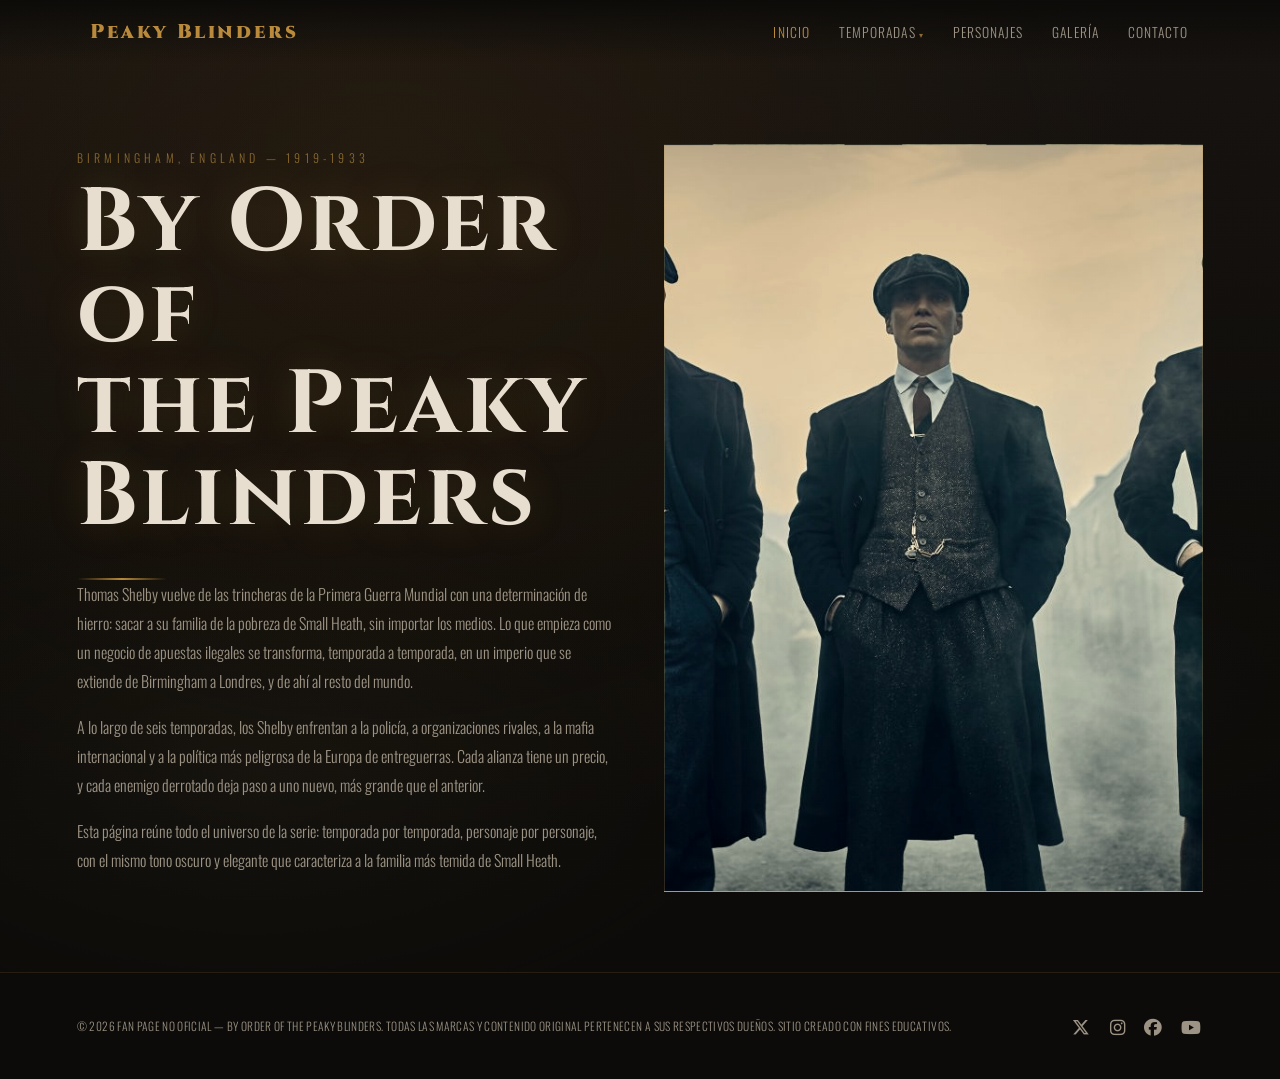
<file: index.html>
<!DOCTYPE html>
<html lang="es">

<head>
  <meta charset="UTF-8">
  <meta name="viewport" content="width=device-width, initial-scale=1.0">
  <title>Peaky Blinders — Inicio</title>
  <link rel="preconnect" href="https://fonts.googleapis.com">
  <link
    href="https://fonts.googleapis.com/css2?family=Cinzel:wght@500;700;900&family=Oswald:wght@300;400;500;600&display=swap"
    rel="stylesheet">
  <link rel="stylesheet" href="https://cdnjs.cloudflare.com/ajax/libs/font-awesome/6.5.1/css/all.min.css">
  <link rel="stylesheet" href="css/estilos.css">
</head>

<body>

  <header class="site-header">
    <div class="header-inner">
      <a href="index.html" class="brand">Peaky Blinders</a>
      <ul class="seasons-nav">
        <li><a href="index.html" class="active">Inicio</a></li>
        <li class="has-submenu">
          <a href="temporadas.html">Temporadas</a>
          <ul class="submenu">
            <li><a href="temporadas.html#s1">Temporada I</a></li>
            <li><a href="temporadas.html#s2">Temporada II</a></li>
            <li><a href="temporadas.html#s3">Temporada III</a></li>
            <li><a href="temporadas.html#s4">Temporada IV</a></li>
            <li><a href="temporadas.html#s5">Temporada V</a></li>
            <li><a href="temporadas.html#s6">Temporada VI</a></li>
          </ul>
        </li>
        <li><a href="personajes.html">Personajes</a></li>
        <li><a href="galeria.html">Galería</a></li>
        <li><a href="contacto.html">Contacto</a></li>
      </ul>
      <button class="nav-toggle" aria-label="Abrir menú">☰</button>
    </div>
  </header>

  <section class="intro-split">
    <div class="smoke"></div>
    <div class="intro-text">
      <span class="hero-eyebrow">Birmingham, England — 1919-1933</span>
      <h1>By Order of<br>the Peaky Blinders</h1>
      <div class="razor"></div>
      <p>Thomas Shelby vuelve de las trincheras de la Primera Guerra Mundial con una determinación de hierro: sacar a su
        familia de la pobreza de Small Heath, sin importar los medios. Lo que empieza como un negocio de apuestas
        ilegales se transforma, temporada a temporada, en un imperio que se extiende de Birmingham a Londres, y de ahí
        al resto del mundo.</p>
      <p>A lo largo de seis temporadas, los Shelby enfrentan a la policía, a organizaciones rivales, a la mafia
        internacional y a la política más peligrosa de la Europa de entreguerras. Cada alianza tiene un precio, y cada
        enemigo derrotado deja paso a uno nuevo, más grande que el anterior.</p>
      <p>Esta página reúne todo el universo de la serie: temporada por temporada, personaje por personaje, con el mismo
        tono oscuro y elegante que caracteriza a la familia más temida de Small Heath.</p>
    </div>
    <div class="intro-image" style="background-image:url('img/inicio-representativa.jpg')" data-seed="200"></div>
  </section>

  <footer class="site-footer">
    <div class="footer-legal">
      <p>© 2026 Fan page no oficial — By Order of the Peaky Blinders. Todas las marcas y contenido original pertenecen a
        sus respectivos dueños. Sitio creado con fines educativos.</p>
    </div>
    <div class="footer-social">
      <a href="https://x.com" target="_blank" rel="noopener" aria-label="X (Twitter)"><i
          class="fa-brands fa-x-twitter"></i></a>
      <a href="https://instagram.com" target="_blank" rel="noopener" aria-label="Instagram"><i
          class="fa-brands fa-instagram"></i></a>
      <a href="https://facebook.com" target="_blank" rel="noopener" aria-label="Facebook"><i
          class="fa-brands fa-facebook"></i></a>
      <a href="https://youtube.com" target="_blank" rel="noopener" aria-label="YouTube"><i
          class="fa-brands fa-youtube"></i></a>
    </div>
  </footer>

  <script src="js/script.js"></script>
</body>

</html>
</file>
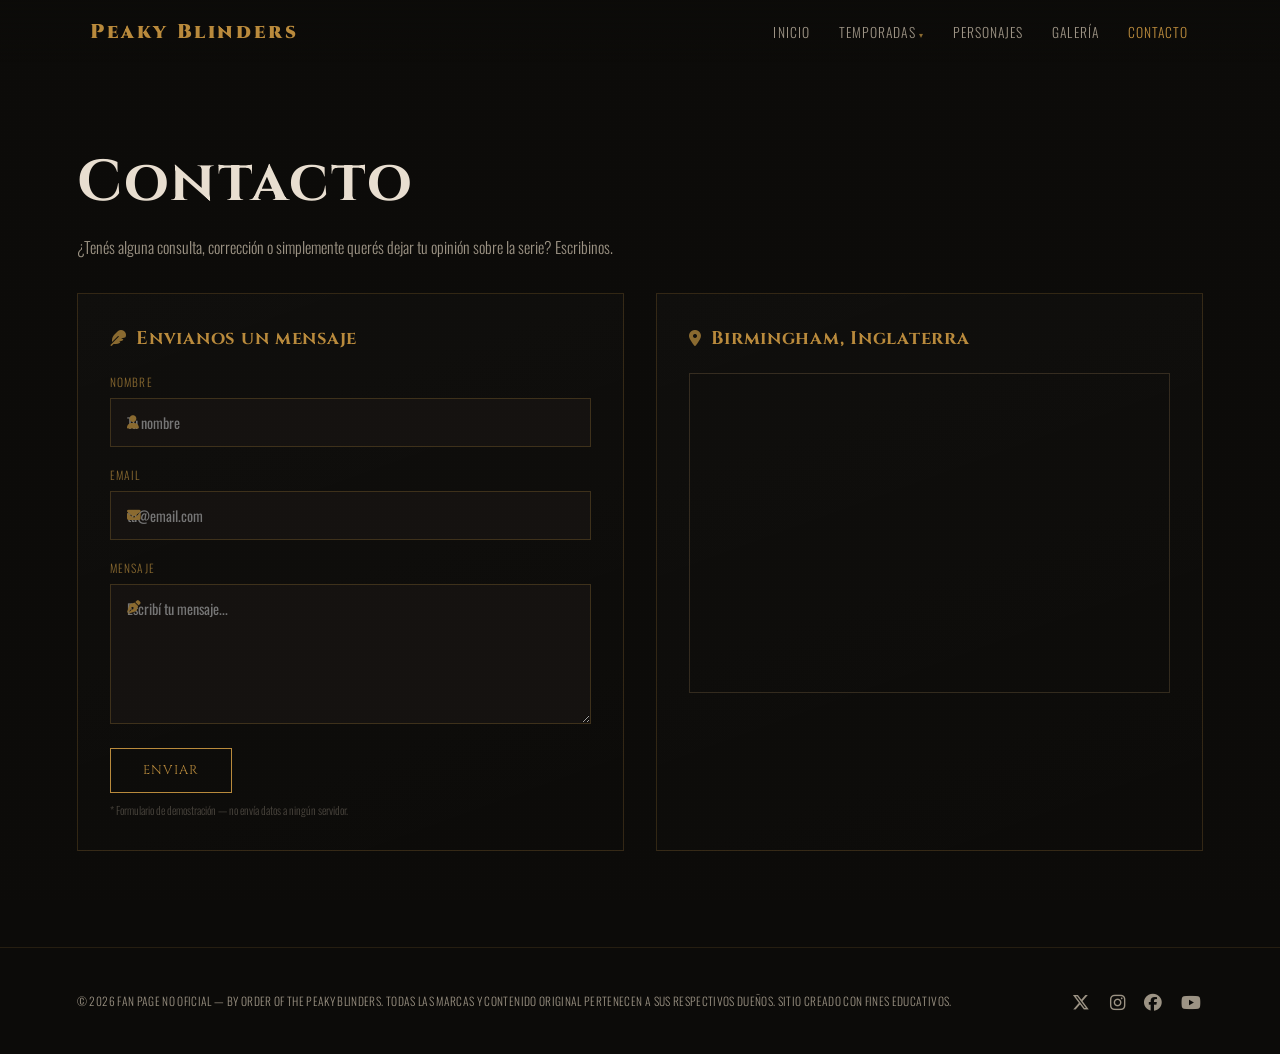
<file: contacto.html>
<!DOCTYPE html>
<html lang="es">

<head>
  <meta charset="UTF-8">
  <meta name="viewport" content="width=device-width, initial-scale=1.0">
  <title>Contacto — Peaky Blinders</title>
  <link rel="preconnect" href="https://fonts.googleapis.com">
  <link
    href="https://fonts.googleapis.com/css2?family=Cinzel:wght@500;700;900&family=Oswald:wght@300;400;500;600&display=swap"
    rel="stylesheet">
  <link rel="stylesheet" href="https://cdnjs.cloudflare.com/ajax/libs/font-awesome/6.5.1/css/all.min.css">
  <link rel="stylesheet" href="css/estilos.css">
</head>

<body>

  <header class="site-header">
    <div class="header-inner">
      <a href="index.html" class="brand">Peaky Blinders</a>
      <ul class="seasons-nav">
        <li><a href="index.html">Inicio</a></li>
        <li class="has-submenu">
          <a href="temporadas.html">Temporadas</a>
          <ul class="submenu">
            <li><a href="temporadas.html#s1">Temporada I</a></li>
            <li><a href="temporadas.html#s2">Temporada II</a></li>
            <li><a href="temporadas.html#s3">Temporada III</a></li>
            <li><a href="temporadas.html#s4">Temporada IV</a></li>
            <li><a href="temporadas.html#s5">Temporada V</a></li>
            <li><a href="temporadas.html#s6">Temporada VI</a></li>
          </ul>
        </li>
        <li><a href="personajes.html">Personajes</a></li>
        <li><a href="galeria.html">Galería</a></li>
        <li><a href="contacto.html" class="active">Contacto</a></li>
      </ul>
      <button class="nav-toggle" aria-label="Abrir menú">☰</button>
    </div>
  </header>

  <section class="contact-hero">
    <h1>Contacto</h1>
    <p>¿Tenés alguna consulta, corrección o simplemente querés dejar tu opinión sobre la serie? Escribinos.</p>
  </section>

  <div class="contact-layout">
    <div class="contact-panel">
      <h2><i class="fa-solid fa-feather"></i> Envianos un mensaje</h2>
      <form class="contact-form" onsubmit="return false;">
        <div class="input-icon">
          <label for="nombre">Nombre</label>
          <i class="fa-solid fa-user"></i>
          <input type="text" id="nombre" name="nombre" placeholder="Tu nombre" required>
        </div>
        <div class="input-icon">
          <label for="email">Email</label>
          <i class="fa-solid fa-envelope"></i>
          <input type="email" id="email" name="email" placeholder="tu@email.com" required>
        </div>
        <div class="input-icon">
          <label for="mensaje">Mensaje</label>
          <i class="fa-solid fa-pen-nib"></i>
          <textarea id="mensaje" name="mensaje" placeholder="Escribí tu mensaje..." required></textarea>
        </div>
        <button type="submit">Enviar</button>
        <p class="form-note">* Formulario de demostración — no envía datos a ningún servidor.</p>
      </form>
    </div>

    <div class="contact-panel">
      <h2><i class="fa-solid fa-location-dot"></i> Birmingham, Inglaterra</h2>
      <div class="contact-map-wrap">
        <iframe src="https://www.google.com/maps?q=Birmingham,+UK&output=embed" loading="lazy"
          referrerpolicy="no-referrer-when-downgrade" allowfullscreen>
        </iframe>
      </div>
    </div>
  </div>

  <footer class="site-footer">
    <div class="footer-legal">
      <p>© 2026 Fan page no oficial — By Order of the Peaky Blinders. Todas las marcas y contenido original pertenecen a
        sus respectivos dueños. Sitio creado con fines educativos.</p>
    </div>
    <div class="footer-social">
      <a href="https://x.com" target="_blank" rel="noopener" aria-label="X (Twitter)"><i
          class="fa-brands fa-x-twitter"></i></a>
      <a href="https://instagram.com" target="_blank" rel="noopener" aria-label="Instagram"><i
          class="fa-brands fa-instagram"></i></a>
      <a href="https://facebook.com" target="_blank" rel="noopener" aria-label="Facebook"><i
          class="fa-brands fa-facebook"></i></a>
      <a href="https://youtube.com" target="_blank" rel="noopener" aria-label="YouTube"><i
          class="fa-brands fa-youtube"></i></a>
    </div>
  </footer>

  <script src="js/script.js"></script>
</body>

</html>
</file>
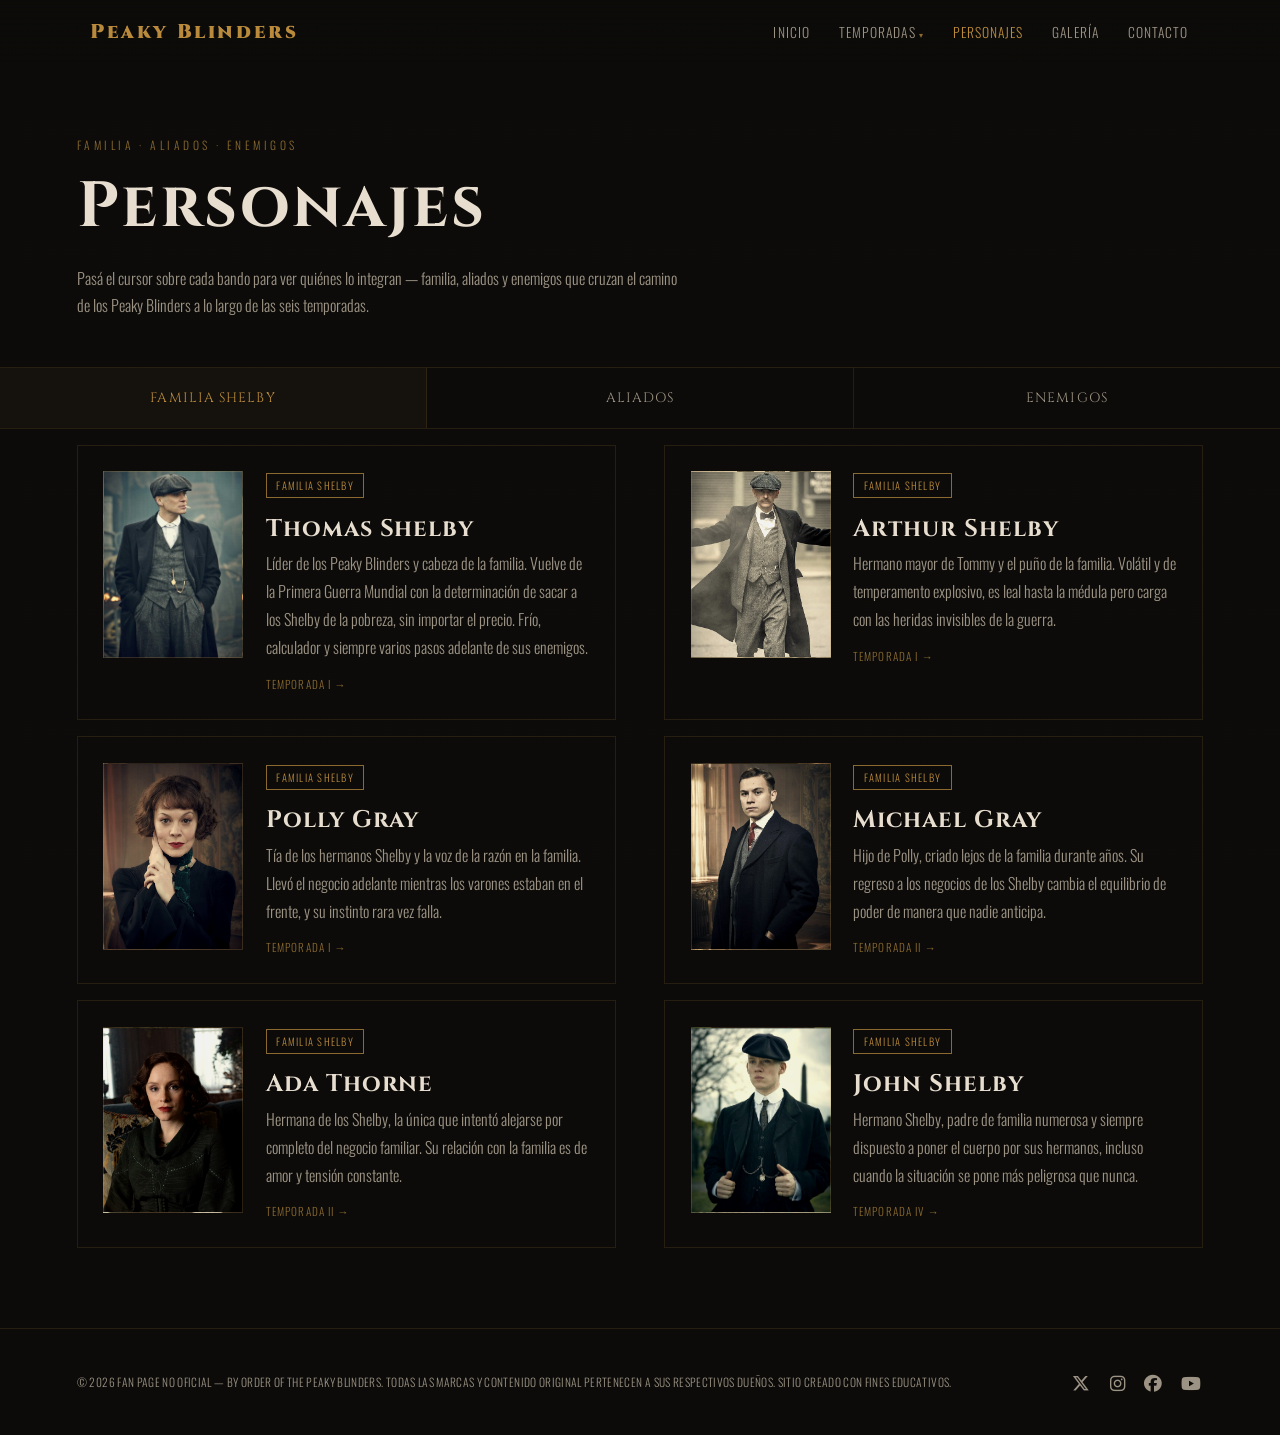
<file: personajes.html>
<!DOCTYPE html>
<html lang="es">

<head>
  <meta charset="UTF-8">
  <meta name="viewport" content="width=device-width, initial-scale=1.0">
  <title>Personajes — Peaky Blinders</title>
  <link rel="preconnect" href="https://fonts.googleapis.com">
  <link
    href="https://fonts.googleapis.com/css2?family=Cinzel:wght@500;700;900&family=Oswald:wght@300;400;500;600&display=swap"
    rel="stylesheet">
  <link rel="stylesheet" href="https://cdnjs.cloudflare.com/ajax/libs/font-awesome/6.5.1/css/all.min.css">
  <link rel="stylesheet" href="css/estilos.css">
</head>

<body>

  <header class="site-header">
    <div class="header-inner">
      <a href="index.html" class="brand">Peaky Blinders</a>
      <ul class="seasons-nav">
        <li><a href="index.html">Inicio</a></li>
        <li class="has-submenu">
          <a href="temporadas.html">Temporadas</a>
          <ul class="submenu">
            <li><a href="temporadas.html#s1">Temporada I</a></li>
            <li><a href="temporadas.html#s2">Temporada II</a></li>
            <li><a href="temporadas.html#s3">Temporada III</a></li>
            <li><a href="temporadas.html#s4">Temporada IV</a></li>
            <li><a href="temporadas.html#s5">Temporada V</a></li>
            <li><a href="temporadas.html#s6">Temporada VI</a></li>
          </ul>
        </li>
        <li><a href="personajes.html" class="active">Personajes</a></li>
        <li><a href="galeria.html">Galería</a></li>
        <li><a href="contacto.html">Contacto</a></li>
      </ul>
      <button class="nav-toggle" aria-label="Abrir menú">☰</button>
    </div>
  </header>

  <section class="characters-hero">
    <span class="page-eyebrow">Familia · Aliados · Enemigos</span>
    <h1>Personajes</h1>
    <p>Pasá el cursor sobre cada bando para ver quiénes lo integran — familia, aliados y enemigos que cruzan el camino
      de los Peaky Blinders a lo largo de las seis temporadas.</p>
  </section>

  <div class="category-tabs">
    <div class="category-tab active" data-target="panel-familia">Familia Shelby</div>
    <div class="category-tab" data-target="panel-aliado">Aliados</div>
    <div class="category-tab" data-target="panel-enemigo">Enemigos</div>
  </div>

  <div class="category-panels">
    <div class="category-panel active" id="panel-familia">
      <div class="characters-list">
        <div class="character-row" id="thomas-shelby">
          <div class="character-photo" data-seed="101" style="background-image:url('img/personajes/thomas-shelby.jpg')">
          </div>
          <div class="character-info">
            <span class="character-role familia">Familia Shelby</span>
            <h2>Thomas Shelby</h2>
            <p class="character-desc">Líder de los Peaky Blinders y cabeza de la familia. Vuelve de la Primera Guerra
              Mundial con la determinación de sacar a los Shelby de la pobreza, sin importar el precio. Frío, calculador
              y siempre varios pasos adelante de sus enemigos.</p>
            <a class="character-season" href="temporadas.html#s1">Temporada I →</a>
          </div>
        </div>

        <div class="character-row" id="arthur-shelby">
          <div class="character-photo" data-seed="102" style="background-image:url('img/personajes/arthur-shelby.jpg')">
          </div>
          <div class="character-info">
            <span class="character-role familia">Familia Shelby</span>
            <h2>Arthur Shelby</h2>
            <p class="character-desc">Hermano mayor de Tommy y el puño de la familia. Volátil y de temperamento
              explosivo, es leal hasta la médula pero carga con las heridas invisibles de la guerra.</p>
            <a class="character-season" href="temporadas.html#s1">Temporada I →</a>
          </div>
        </div>

        <div class="character-row" id="polly-gray">
          <div class="character-photo" data-seed="103" style="background-image:url('img/personajes/polly-gray.jpg')">
          </div>
          <div class="character-info">
            <span class="character-role familia">Familia Shelby</span>
            <h2>Polly Gray</h2>
            <p class="character-desc">Tía de los hermanos Shelby y la voz de la razón en la familia. Llevó el negocio
              adelante mientras los varones estaban en el frente, y su instinto rara vez falla.</p>
            <a class="character-season" href="temporadas.html#s1">Temporada I →</a>
          </div>
        </div>

        <div class="character-row" id="michael-gray">
          <div class="character-photo" data-seed="107" style="background-image:url('img/personajes/michael-gray.jpg')">
          </div>
          <div class="character-info">
            <span class="character-role familia">Familia Shelby</span>
            <h2>Michael Gray</h2>
            <p class="character-desc">Hijo de Polly, criado lejos de la familia durante años. Su regreso a los negocios
              de los Shelby cambia el equilibrio de poder de manera que nadie anticipa.</p>
            <a class="character-season" href="temporadas.html#s2">Temporada II →</a>
          </div>
        </div>

        <div class="character-row" id="ada-thorne">
          <div class="character-photo" data-seed="108" style="background-image:url('img/personajes/ada-thorne.jpg')">
          </div>
          <div class="character-info">
            <span class="character-role familia">Familia Shelby</span>
            <h2>Ada Thorne</h2>
            <p class="character-desc">Hermana de los Shelby, la única que intentó alejarse por completo del negocio
              familiar. Su relación con la familia es de amor y tensión constante.</p>
            <a class="character-season" href="temporadas.html#s2">Temporada II →</a>
          </div>
        </div>

        <div class="character-row" id="john-shelby">
          <div class="character-photo" data-seed="113" style="background-image:url('img/personajes/john-shelby.jpg')">
          </div>
          <div class="character-info">
            <span class="character-role familia">Familia Shelby</span>
            <h2>John Shelby</h2>
            <p class="character-desc">Hermano Shelby, padre de familia numerosa y siempre dispuesto a poner el cuerpo
              por sus hermanos, incluso cuando la situación se pone más peligrosa que nunca.</p>
            <a class="character-season" href="temporadas.html#s4">Temporada IV →</a>
          </div>
        </div>
      </div>
    </div>
    <div class="category-panel" id="panel-aliado">
      <div class="characters-list">
        <div class="character-row" id="grace-burgess">
          <div class="character-photo" data-seed="104" style="background-image:url('img/personajes/grace-burgess.jpg')">
          </div>
          <div class="character-info">
            <span class="character-role aliado">Aliada</span>
            <h2>Grace Burgess</h2>
            <p class="character-desc">Llega a Small Heath como camarera del Garrison, pero esconde intenciones que van
              mucho más allá de servir cerveza. Su relación con Tommy marca el rumbo de toda la primera temporada.</p>
            <a class="character-season" href="temporadas.html#s1">Temporada I →</a>
          </div>
        </div>

        <div class="character-row" id="alfie-solomons">
          <div class="character-photo" data-seed="105"
            style="background-image:url('img/personajes/alfie-solomons.jpg')"></div>
          <div class="character-info">
            <span class="character-role aliado">Aliado (inestable)</span>
            <h2>Alfie Solomons</h2>
            <p class="character-desc">Líder de una banda judía de Camden Town y dueño de una panadería que esconde mucho
              más que pan. Impredecible, filosófico y peligroso a partes iguales — nunca queda claro de qué lado está.
            </p>
            <a class="character-season" href="temporadas.html#s2">Temporada II →</a>
          </div>
        </div>

        <div class="character-row" id="lizzie-stark">
          <div class="character-photo" data-seed="109" style="background-image:url('img/personajes/lizzie-stark.jpg')">
          </div>
          <div class="character-info">
            <span class="character-role aliado">Aliada</span>
            <h2>Lizzie Stark</h2>
            <p class="character-desc">Con una historia entrelazada con la de los Shelby desde antes de la guerra, su
              vínculo con Tommy se vuelve cada vez más cercano e importante para la familia.</p>
            <a class="character-season" href="temporadas.html#s3">Temporada III →</a>
          </div>
        </div>

        <div class="character-row" id="duquesa-tatiana">
          <div class="character-photo" data-seed="110"
            style="background-image:url('img/personajes/duquesa-tatiana.jpg')"></div>
          <div class="character-info">
            <span class="character-role aliado">Aliada</span>
            <h2>Duquesa Tatiana</h2>
            <p class="character-desc">Aristócrata rusa exiliada que propone una alianza tentadora a los Shelby. Elegante
              y calculadora, su verdadero interés no siempre es fácil de descifrar.</p>
            <a class="character-season" href="temporadas.html#s3">Temporada III →</a>
          </div>
        </div>

        <div class="character-row" id="aberama-gold">
          <div class="character-photo" data-seed="114" style="background-image:url('img/personajes/aberama-gold.jpg')">
          </div>
          <div class="character-info">
            <span class="character-role aliado">Aliado</span>
            <h2>Aberama Gold</h2>
            <p class="character-desc">Gitano itinerante y hombre de confianza en los momentos más violentos. Su lealtad
              a los Shelby es absoluta, y su método, directo.</p>
            <a class="character-season" href="temporadas.html#s4">Temporada IV →</a>
          </div>
        </div>
      </div>
    </div>
    <div class="category-panel" id="panel-enemigo">
      <div class="characters-list">
        <div class="character-row" id="darby-sabini">
          <div class="character-photo" data-seed="106" style="background-image:url('img/personajes/darby-sabini.jpg')">
          </div>
          <div class="character-info">
            <span class="character-role enemigo">Enemigo</span>
            <h2>Darby Sabini</h2>
            <p class="character-desc">Jefe de una poderosa organización italiana que controla las apuestas de las
              carreras en Londres. Ve la llegada de los Shelby a la capital como una amenaza directa a su territorio.
            </p>
            <a class="character-season" href="temporadas.html#s2">Temporada II →</a>
          </div>
        </div>

        <div class="character-row" id="padre-hughes">
          <div class="character-photo" data-seed="111" style="background-image:url('img/personajes/padre-hughes.jpg')">
          </div>
          <div class="character-info">
            <span class="character-role enemigo">Enemigo</span>
            <h2>Padre Hughes</h2>
            <p class="character-desc">Un sacerdote con una agenda muy alejada de lo espiritual, involucrado en los
              planes que amenazan a la familia Shelby desde las sombras.</p>
            <a class="character-season" href="temporadas.html#s3">Temporada III →</a>
          </div>
        </div>

        <div class="character-row" id="luca-changretta">
          <div class="character-photo" data-seed="112"
            style="background-image:url('img/personajes/luca-changretta.jpg')"></div>
          <div class="character-info">
            <span class="character-role enemigo">Enemigo</span>
            <h2>Luca Changretta</h2>
            <p class="character-desc">Llega desde Nueva York con la mafia siciliana detrás y una sola misión: vengar la
              muerte de su padre. Su guerra con los Shelby es personal y no conoce límites.</p>
            <a class="character-season" href="temporadas.html#s4">Temporada IV →</a>
          </div>
        </div>

        <div class="character-row" id="oswald-mosley">
          <div class="character-photo" data-seed="115" style="background-image:url('img/personajes/oswald-mosley.jpg')">
          </div>
          <div class="character-info">
            <span class="character-role enemigo">Enemigo</span>
            <h2>Oswald Mosley</h2>
            <p class="character-desc">Político ambicioso con ideas radicales y un carisma peligroso. Su ascenso pone a
              Tommy ante una de las decisiones más difíciles de toda la serie.</p>
            <a class="character-season" href="temporadas.html#s5">Temporada V →</a>
          </div>
        </div>
      </div>
    </div>
  </div>

  <footer class="site-footer">
    <div class="footer-legal">
      <p>© 2026 Fan page no oficial — By Order of the Peaky Blinders. Todas las marcas y contenido original pertenecen a
        sus respectivos dueños. Sitio creado con fines educativos.</p>
    </div>
    <div class="footer-social">
      <a href="https://x.com" target="_blank" rel="noopener" aria-label="X (Twitter)"><i
          class="fa-brands fa-x-twitter"></i></a>
      <a href="https://instagram.com" target="_blank" rel="noopener" aria-label="Instagram"><i
          class="fa-brands fa-instagram"></i></a>
      <a href="https://facebook.com" target="_blank" rel="noopener" aria-label="Facebook"><i
          class="fa-brands fa-facebook"></i></a>
      <a href="https://youtube.com" target="_blank" rel="noopener" aria-label="YouTube"><i
          class="fa-brands fa-youtube"></i></a>
    </div>
  </footer>

  <script src="js/script.js"></script>
  <script>
    const tabs = document.querySelectorAll('.category-tab');
    const panels = document.querySelectorAll('.category-panel');

    function activar(targetId) {
      tabs.forEach(t => t.classList.toggle('active', t.dataset.target === targetId));
      panels.forEach(p => p.classList.toggle('active', p.id === targetId));
    }

    tabs.forEach(tab => {
      tab.addEventListener('mouseenter', () => activar(tab.dataset.target));
      tab.addEventListener('click', () => activar(tab.dataset.target));
      tab.addEventListener('focus', () => activar(tab.dataset.target));
    });
  </script>
</body>

</html>
</file>
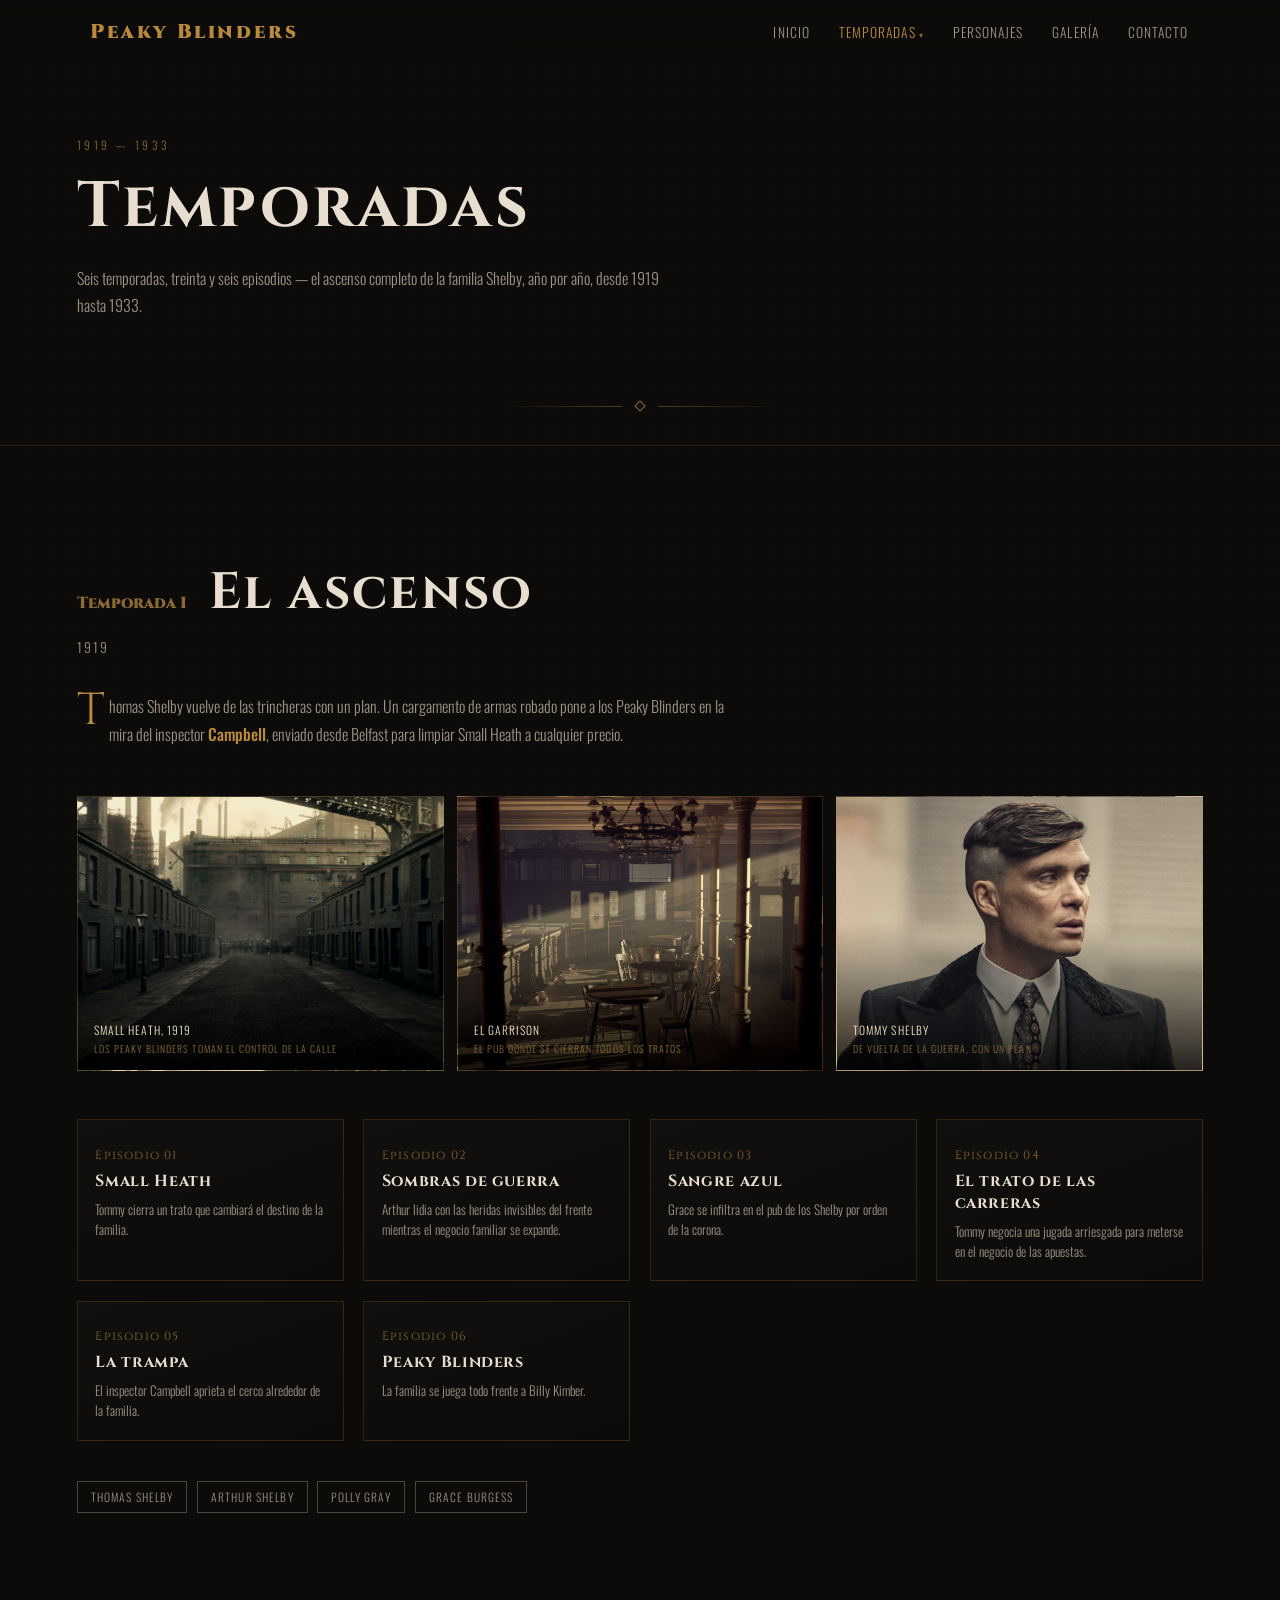
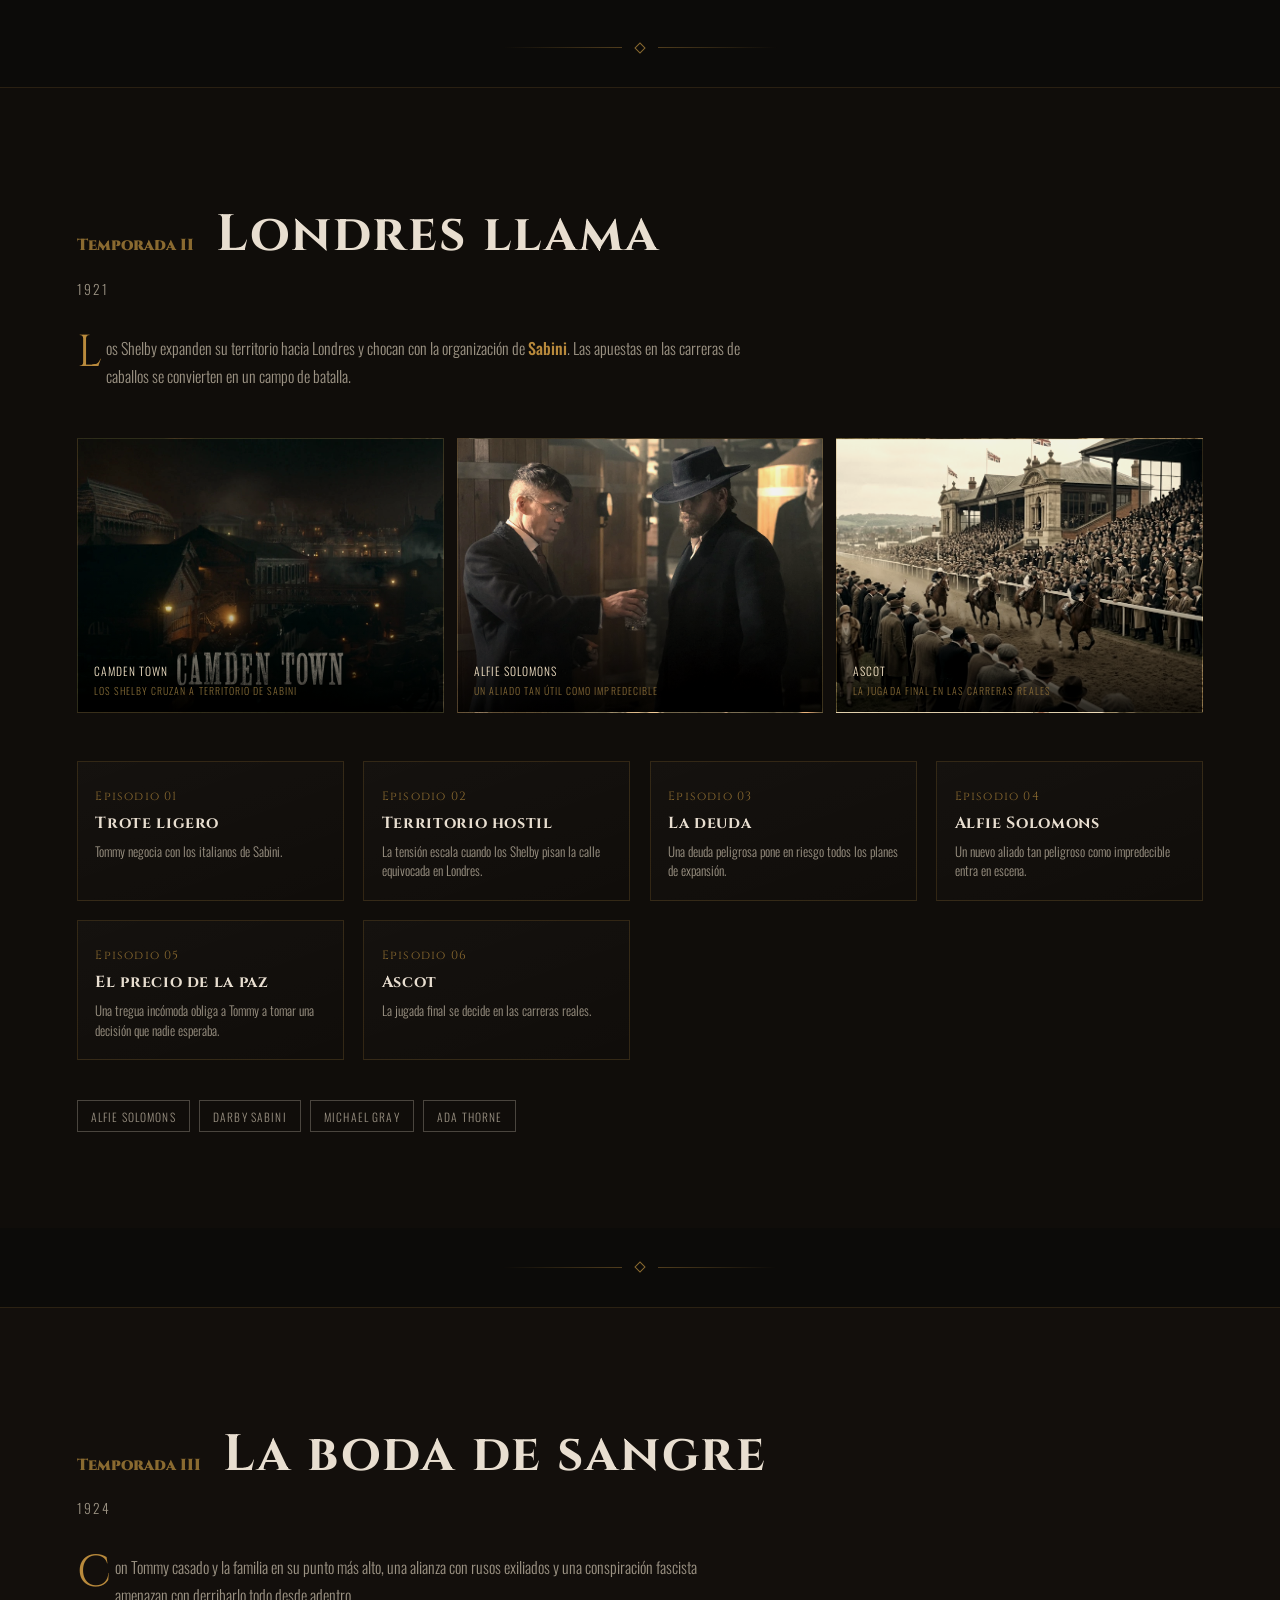
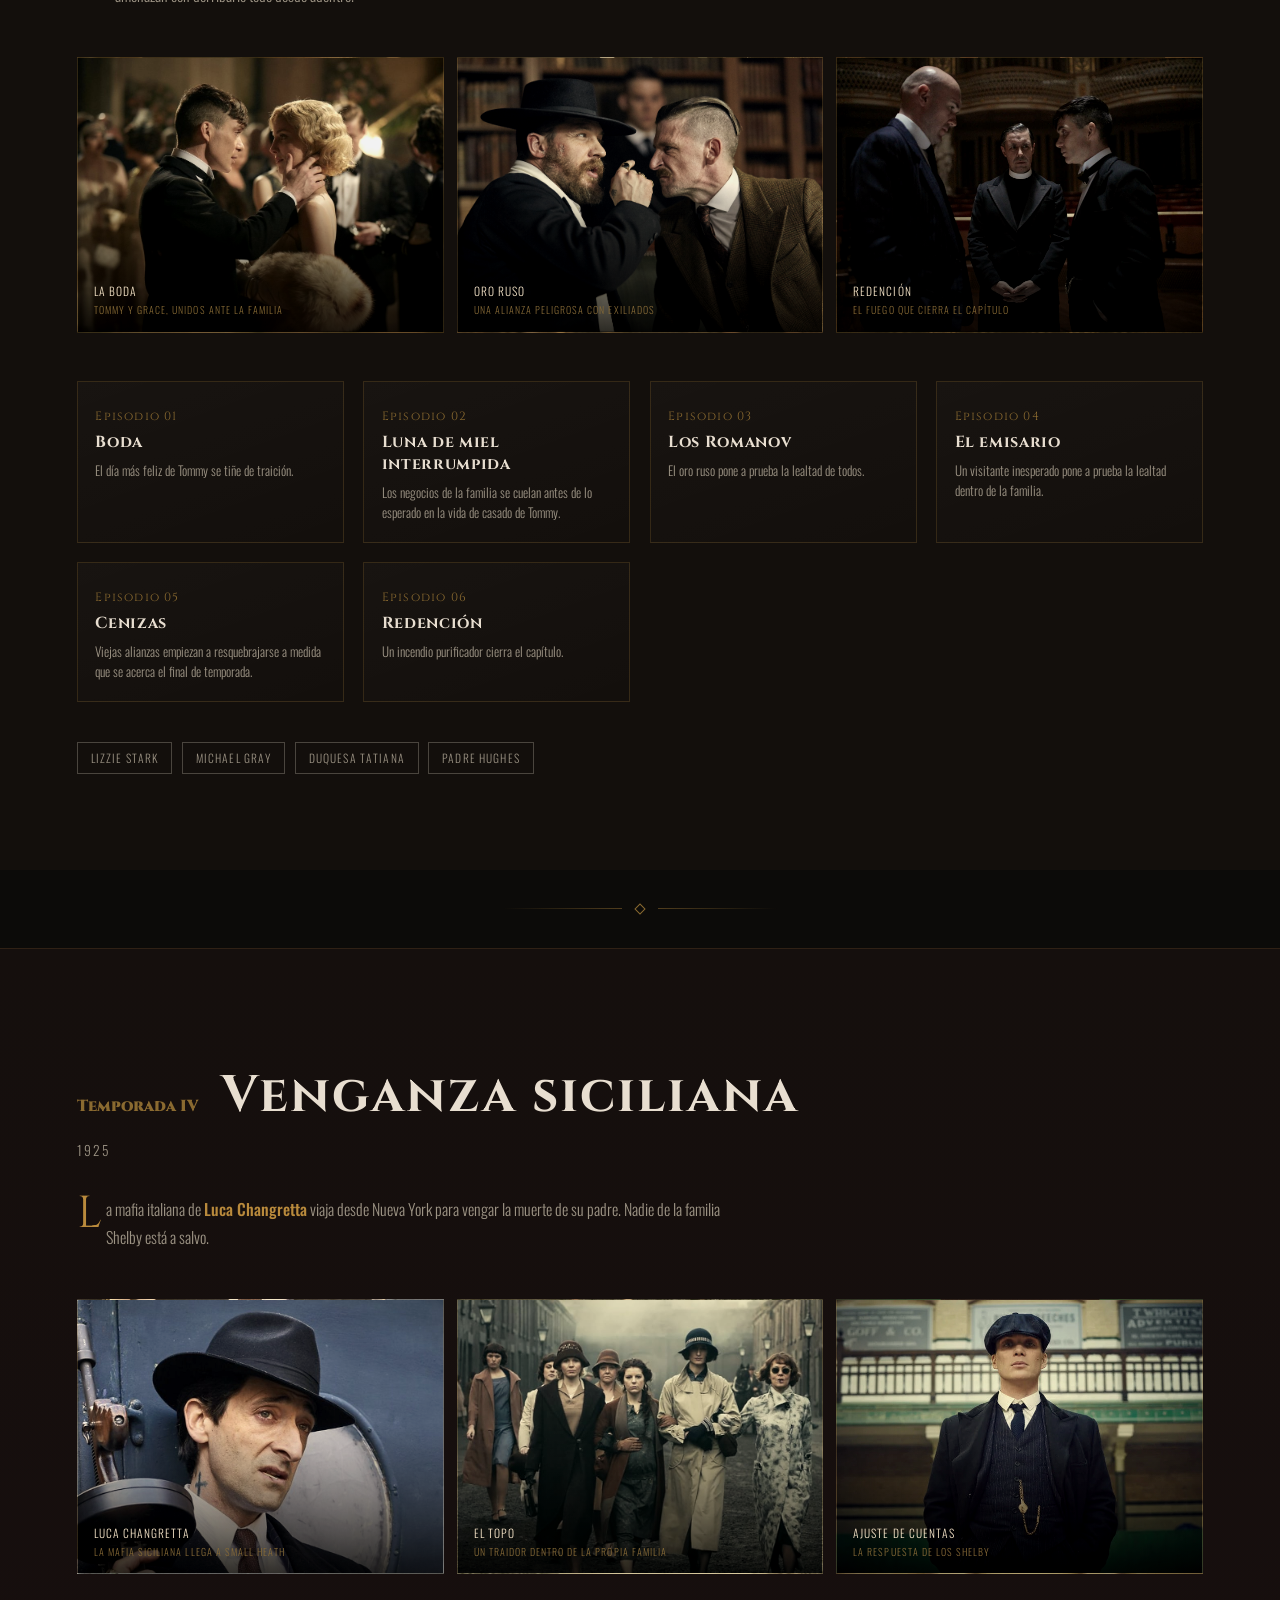
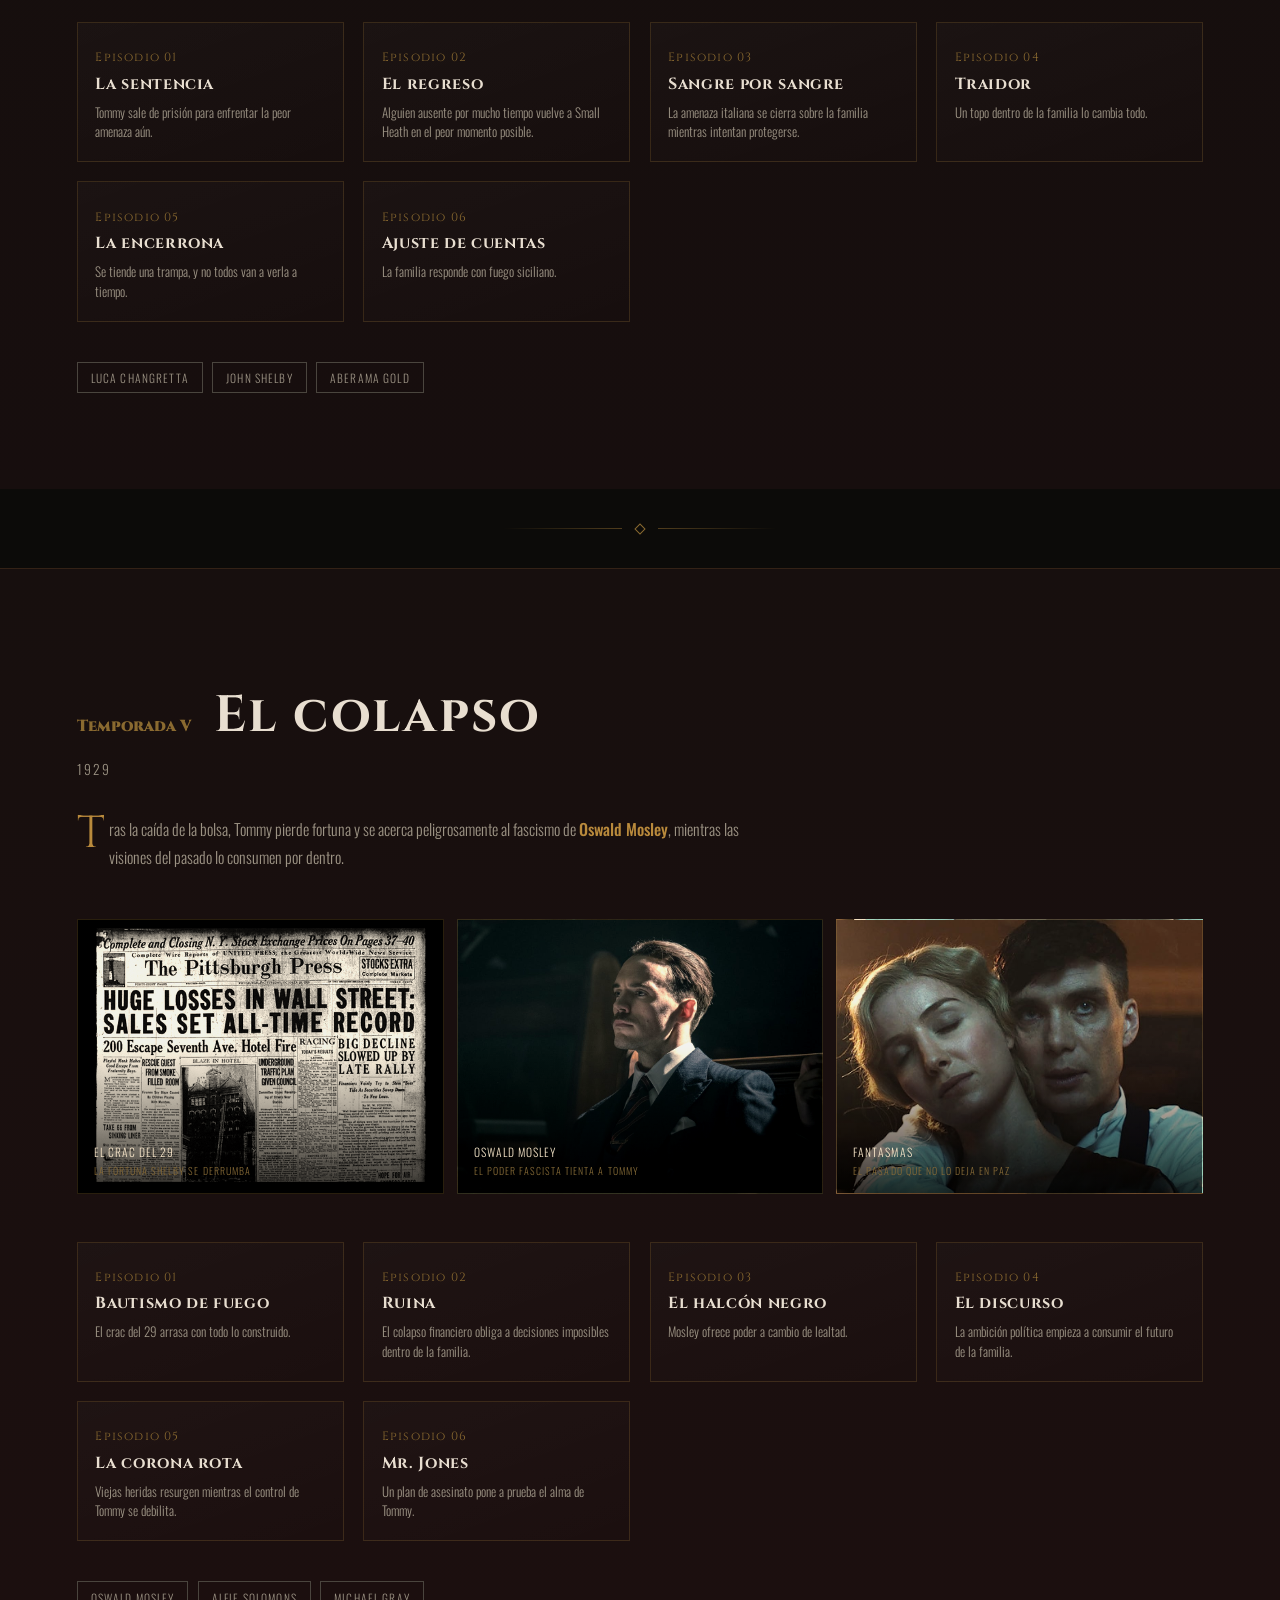
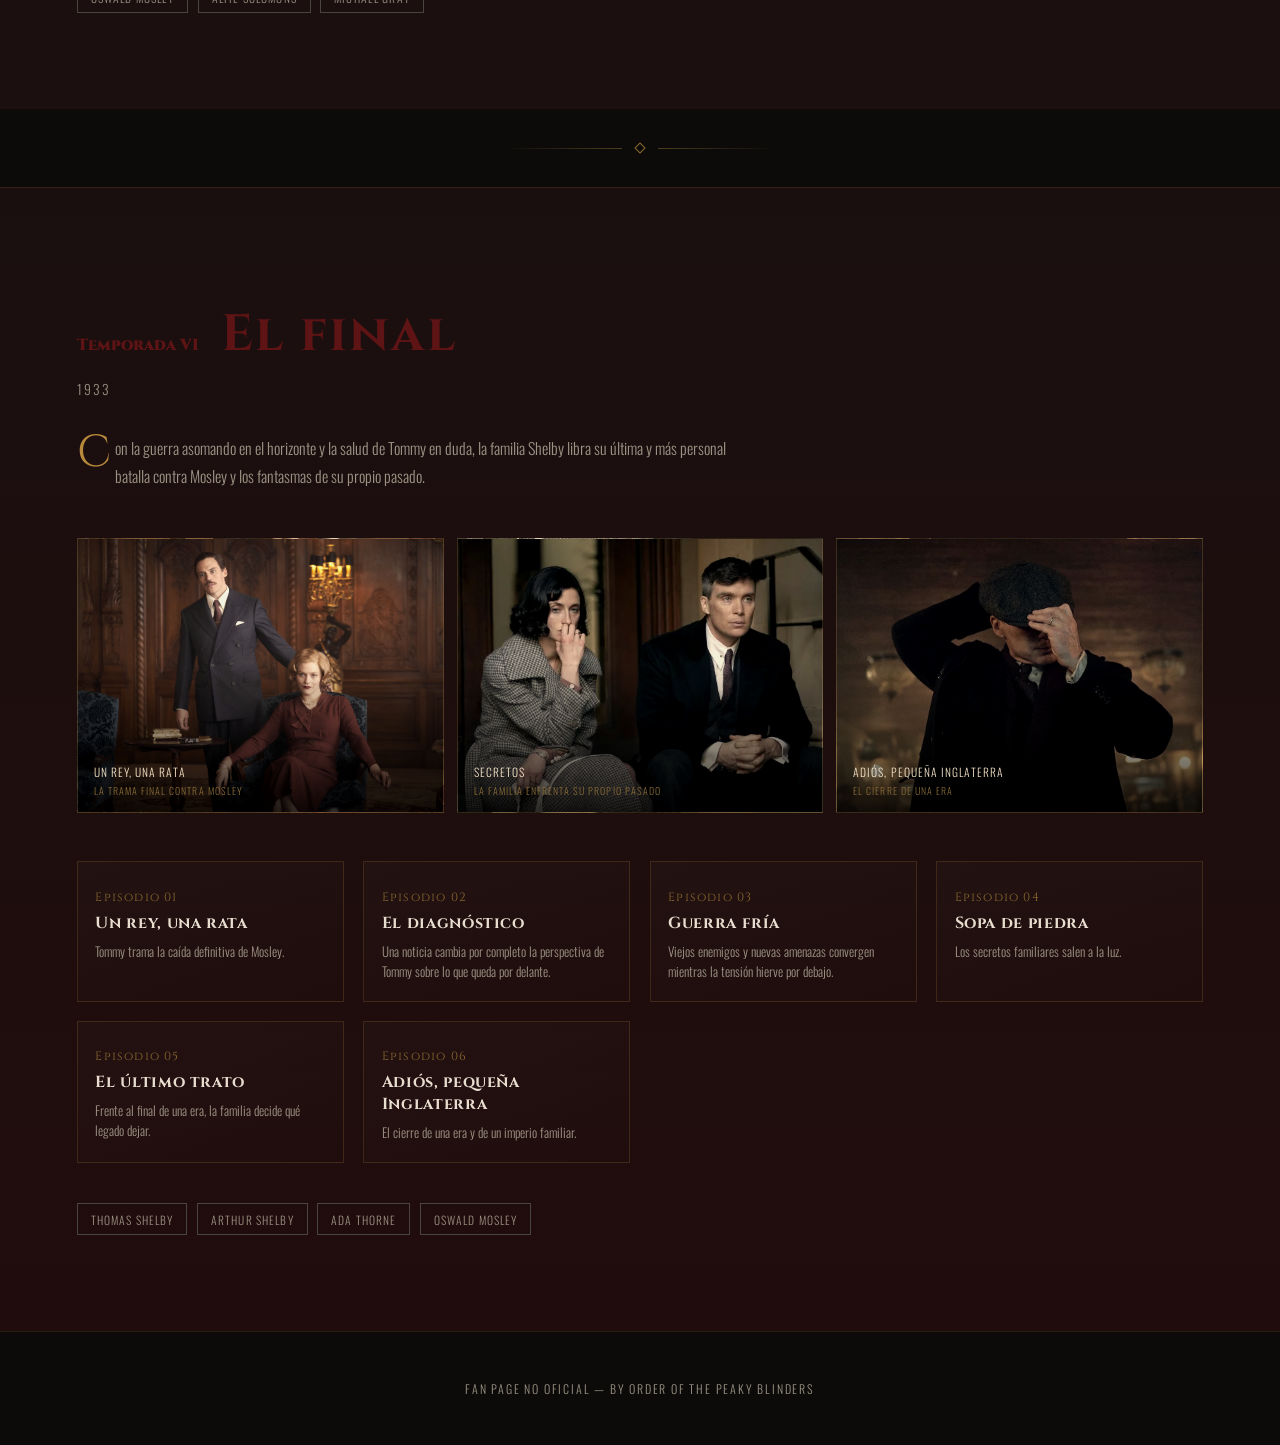
<file: temporadas.html>
<!DOCTYPE html>
<html lang="es">

<head>
  <meta charset="UTF-8">
  <meta name="viewport" content="width=device-width, initial-scale=1.0">
  <title>Peaky Blinders — By Order of the Peaky Blinders</title>
  <link rel="preconnect" href="https://fonts.googleapis.com">
  <link
    href="https://fonts.googleapis.com/css2?family=Cinzel:wght@500;700;900&family=Oswald:wght@300;400;500;600&display=swap"
    rel="stylesheet">
  <link rel="stylesheet" href="css/estilos.css">
</head>

<body>

  <nav class="site-header">
    <div class="header-inner">
      <a href="index.html" class="brand">Peaky Blinders</a>
      <ul class="seasons-nav">
        <li><a href="index.html">Inicio</a></li>
        <li class="has-submenu">
          <a href="temporadas.html" class="active">Temporadas</a>
          <ul class="submenu">
            <li><a href="temporadas.html#s1">Temporada I</a></li>
            <li><a href="temporadas.html#s2">Temporada II</a></li>
            <li><a href="temporadas.html#s3">Temporada III</a></li>
            <li><a href="temporadas.html#s4">Temporada IV</a></li>
            <li><a href="temporadas.html#s5">Temporada V</a></li>
            <li><a href="temporadas.html#s6">Temporada VI</a></li>
          </ul>
        </li>
        <li><a href="personajes.html">Personajes</a></li>
        <li><a href="galeria.html">Galería</a></li>
        <li><a href="contacto.html">Contacto</a></li>
      </ul>
      <button class="nav-toggle" aria-label="Abrir menú">☰</button>
    </div>
  </nav>

  <section class="characters-hero">
    <span class="page-eyebrow">1919 — 1933</span>
    <h1>Temporadas</h1>
    <p>Seis temporadas, treinta y seis episodios — el ascenso completo de la familia Shelby, año por año, desde 1919
      hasta 1933.</p>
  </section>
  <div class="divider"><span></span></div>
  <section class="season" id="s1">
    <div class="season-head">
      <span class="season-num">Temporada I</span>
      <h2>El ascenso</h2>
    </div>
    <p class="season-year">1919</p>
    <p class="season-synopsis">Thomas Shelby vuelve de las trincheras con un plan. Un cargamento de armas robado pone a
      los Peaky Blinders en la mira del inspector <strong>Campbell</strong>, enviado desde Belfast para limpiar Small
      Heath a cualquier precio.</p>

    <div class="photo-grid" data-season="1">
      <div class="photo-item" data-seed="1" style="background-image:url('img/s1-1.jpg')">
        <p class="slide-caption">Small Heath, 1919<span>Los Peaky Blinders toman el control de la calle</span></p>
      </div>
      <div class="photo-item" data-seed="2" style="background-image:url('img/s1-2.jpg')">
        <p class="slide-caption">El Garrison<span>El pub donde se cierran todos los tratos</span></p>
      </div>
      <div class="photo-item" data-seed="3" style="background-image:url('img/s1-3.jpg')">
        <p class="slide-caption">Tommy Shelby<span>De vuelta de la guerra, con un plan</span></p>
      </div>
    </div>

    <div class="ep-grid">
      <div class="ep-card"><span class="ep-num">Episodio 01</span>
        <h3>Small Heath</h3>
        <p>Tommy cierra un trato que cambiará el destino de la familia.</p>
      </div>
      <div class="ep-card"><span class="ep-num">Episodio 02</span>
        <h3>Sombras de guerra</h3>
        <p>Arthur lidia con las heridas invisibles del frente mientras el negocio familiar se expande.</p>
      </div>
      <div class="ep-card"><span class="ep-num">Episodio 03</span>
        <h3>Sangre azul</h3>
        <p>Grace se infiltra en el pub de los Shelby por orden de la corona.</p>
      </div>
      <div class="ep-card"><span class="ep-num">Episodio 04</span>
        <h3>El trato de las carreras</h3>
        <p>Tommy negocia una jugada arriesgada para meterse en el negocio de las apuestas.</p>
      </div>
      <div class="ep-card"><span class="ep-num">Episodio 05</span>
        <h3>La trampa</h3>
        <p>El inspector Campbell aprieta el cerco alrededor de la familia.</p>
      </div>
      <div class="ep-card"><span class="ep-num">Episodio 06</span>
        <h3>Peaky Blinders</h3>
        <p>La familia se juega todo frente a Billy Kimber.</p>
      </div>
    </div>
    <div class="cast"><a href="personajes.html#thomas-shelby">Thomas Shelby</a><a
        href="personajes.html#arthur-shelby">Arthur Shelby</a><a href="personajes.html#polly-gray">Polly Gray</a><a
        href="personajes.html#grace-burgess">Grace Burgess</a></div>
  </section>
  <div class="divider"><span></span></div>
  <section class="season" id="s2">
    <div class="season-head">
      <span class="season-num">Temporada II</span>
      <h2>Londres llama</h2>
    </div>
    <p class="season-year">1921</p>
    <p class="season-synopsis">Los Shelby expanden su territorio hacia Londres y chocan con la organización de
      <strong>Sabini</strong>. Las apuestas en las carreras de caballos se convierten en un campo de batalla.
    </p>

    <div class="photo-grid" data-season="2">
      <div class="photo-item" data-seed="4" style="background-image:url('img/s2-1.jpg')">
        <p class="slide-caption">Camden Town<span>Los Shelby cruzan a territorio de Sabini</span></p>
      </div>
      <div class="photo-item" data-seed="5" style="background-image:url('img/s2-2.jpg')">
        <p class="slide-caption">Alfie Solomons<span>Un aliado tan útil como impredecible</span></p>
      </div>
      <div class="photo-item" data-seed="6" style="background-image:url('img/s2-3.jpg')">
        <p class="slide-caption">Ascot<span>La jugada final en las carreras reales</span></p>
      </div>
    </div>

    <div class="ep-grid">
      <div class="ep-card"><span class="ep-num">Episodio 01</span>
        <h3>Trote ligero</h3>
        <p>Tommy negocia con los italianos de Sabini.</p>
      </div>
      <div class="ep-card"><span class="ep-num">Episodio 02</span>
        <h3>Territorio hostil</h3>
        <p>La tensión escala cuando los Shelby pisan la calle equivocada en Londres.</p>
      </div>
      <div class="ep-card"><span class="ep-num">Episodio 03</span>
        <h3>La deuda</h3>
        <p>Una deuda peligrosa pone en riesgo todos los planes de expansión.</p>
      </div>
      <div class="ep-card"><span class="ep-num">Episodio 04</span>
        <h3>Alfie Solomons</h3>
        <p>Un nuevo aliado tan peligroso como impredecible entra en escena.</p>
      </div>
      <div class="ep-card"><span class="ep-num">Episodio 05</span>
        <h3>El precio de la paz</h3>
        <p>Una tregua incómoda obliga a Tommy a tomar una decisión que nadie esperaba.</p>
      </div>
      <div class="ep-card"><span class="ep-num">Episodio 06</span>
        <h3>Ascot</h3>
        <p>La jugada final se decide en las carreras reales.</p>
      </div>
    </div>
    <div class="cast"><a href="personajes.html#alfie-solomons">Alfie Solomons</a><a
        href="personajes.html#darby-sabini">Darby Sabini</a><a href="personajes.html#michael-gray">Michael Gray</a><a
        href="personajes.html#ada-thorne">Ada Thorne</a></div>
  </section>
  <div class="divider"><span></span></div>
  <section class="season" id="s3">
    <div class="season-head">
      <span class="season-num">Temporada III</span>
      <h2>La boda de sangre</h2>
    </div>
    <p class="season-year">1924</p>
    <p class="season-synopsis">Con Tommy casado y la familia en su punto más alto, una alianza con rusos exiliados y una
      conspiración fascista amenazan con derribarlo todo desde adentro.</p>

    <div class="photo-grid" data-season="3">
      <div class="photo-item" data-seed="7" style="background-image:url('img/s3-1.jpg')">
        <p class="slide-caption">La boda<span>Tommy y Grace, unidos ante la familia</span></p>
      </div>
      <div class="photo-item" data-seed="8" style="background-image:url('img/s3-2.jpg')">
        <p class="slide-caption">Oro ruso<span>Una alianza peligrosa con exiliados</span></p>
      </div>
      <div class="photo-item" data-seed="9" style="background-image:url('img/s3-3.jpg')">
        <p class="slide-caption">Redención<span>El fuego que cierra el capítulo</span></p>
      </div>
    </div>

    <div class="ep-grid">
      <div class="ep-card"><span class="ep-num">Episodio 01</span>
        <h3>Boda</h3>
        <p>El día más feliz de Tommy se tiñe de traición.</p>
      </div>
      <div class="ep-card"><span class="ep-num">Episodio 02</span>
        <h3>Luna de miel interrumpida</h3>
        <p>Los negocios de la familia se cuelan antes de lo esperado en la vida de casado de Tommy.</p>
      </div>
      <div class="ep-card"><span class="ep-num">Episodio 03</span>
        <h3>Los Romanov</h3>
        <p>El oro ruso pone a prueba la lealtad de todos.</p>
      </div>
      <div class="ep-card"><span class="ep-num">Episodio 04</span>
        <h3>El emisario</h3>
        <p>Un visitante inesperado pone a prueba la lealtad dentro de la familia.</p>
      </div>
      <div class="ep-card"><span class="ep-num">Episodio 05</span>
        <h3>Cenizas</h3>
        <p>Viejas alianzas empiezan a resquebrajarse a medida que se acerca el final de temporada.</p>
      </div>
      <div class="ep-card"><span class="ep-num">Episodio 06</span>
        <h3>Redención</h3>
        <p>Un incendio purificador cierra el capítulo.</p>
      </div>
    </div>
    <div class="cast"><a href="personajes.html#lizzie-stark">Lizzie Stark</a><a
        href="personajes.html#michael-gray">Michael Gray</a><a href="personajes.html#duquesa-tatiana">Duquesa
        Tatiana</a><a href="personajes.html#padre-hughes">Padre Hughes</a></div>
  </section>
  <div class="divider"><span></span></div>
  <section class="season" id="s4">
    <div class="season-head">
      <span class="season-num">Temporada IV</span>
      <h2>Venganza siciliana</h2>
    </div>
    <p class="season-year">1925</p>
    <p class="season-synopsis">La mafia italiana de <strong>Luca Changretta</strong> viaja desde Nueva York para vengar
      la muerte de su padre. Nadie de la familia Shelby está a salvo.</p>

    <div class="photo-grid" data-season="4">
      <div class="photo-item" data-seed="10" style="background-image:url('img/s4-1.jpg')">
        <p class="slide-caption">Luca Changretta<span>La mafia siciliana llega a Small Heath</span></p>
      </div>
      <div class="photo-item" data-seed="11" style="background-image:url('img/s4-2.jpg')">
        <p class="slide-caption">El topo<span>Un traidor dentro de la propia familia</span></p>
      </div>
      <div class="photo-item" data-seed="12" style="background-image:url('img/s4-3.jpg')">
        <p class="slide-caption">Ajuste de cuentas<span>La respuesta de los Shelby</span></p>
      </div>
    </div>

    <div class="ep-grid">
      <div class="ep-card"><span class="ep-num">Episodio 01</span>
        <h3>La sentencia</h3>
        <p>Tommy sale de prisión para enfrentar la peor amenaza aún.</p>
      </div>
      <div class="ep-card"><span class="ep-num">Episodio 02</span>
        <h3>El regreso</h3>
        <p>Alguien ausente por mucho tiempo vuelve a Small Heath en el peor momento posible.</p>
      </div>
      <div class="ep-card"><span class="ep-num">Episodio 03</span>
        <h3>Sangre por sangre</h3>
        <p>La amenaza italiana se cierra sobre la familia mientras intentan protegerse.</p>
      </div>
      <div class="ep-card"><span class="ep-num">Episodio 04</span>
        <h3>Traidor</h3>
        <p>Un topo dentro de la familia lo cambia todo.</p>
      </div>
      <div class="ep-card"><span class="ep-num">Episodio 05</span>
        <h3>La encerrona</h3>
        <p>Se tiende una trampa, y no todos van a verla a tiempo.</p>
      </div>
      <div class="ep-card"><span class="ep-num">Episodio 06</span>
        <h3>Ajuste de cuentas</h3>
        <p>La familia responde con fuego siciliano.</p>
      </div>
    </div>
    <div class="cast"><a href="personajes.html#luca-changretta">Luca Changretta</a><a
        href="personajes.html#john-shelby">John Shelby</a><a href="personajes.html#aberama-gold">Aberama Gold</a></div>
  </section>
  <div class="divider"><span></span></div>
  <section class="season" id="s5">
    <div class="season-head">
      <span class="season-num">Temporada V</span>
      <h2>El colapso</h2>
    </div>
    <p class="season-year">1929</p>
    <p class="season-synopsis">Tras la caída de la bolsa, Tommy pierde fortuna y se acerca peligrosamente al fascismo de
      <strong>Oswald Mosley</strong>, mientras las visiones del pasado lo consumen por dentro.
    </p>

    <div class="photo-grid" data-season="5">
      <div class="photo-item" data-seed="13" style="background-image:url('img/s5-1.jpg')">
        <p class="slide-caption">El crac del 29<span>La fortuna Shelby se derrumba</span></p>
      </div>
      <div class="photo-item" data-seed="14" style="background-image:url('img/s5-2.jpg')">
        <p class="slide-caption">Oswald Mosley<span>El poder fascista tienta a Tommy</span></p>
      </div>
      <div class="photo-item" data-seed="15" style="background-image:url('img/s5-3.jpg')">
        <p class="slide-caption">Fantasmas<span>El pasado que no lo deja en paz</span></p>
      </div>
    </div>

    <div class="ep-grid">
      <div class="ep-card"><span class="ep-num">Episodio 01</span>
        <h3>Bautismo de fuego</h3>
        <p>El crac del 29 arrasa con todo lo construido.</p>
      </div>
      <div class="ep-card"><span class="ep-num">Episodio 02</span>
        <h3>Ruina</h3>
        <p>El colapso financiero obliga a decisiones imposibles dentro de la familia.</p>
      </div>
      <div class="ep-card"><span class="ep-num">Episodio 03</span>
        <h3>El halcón negro</h3>
        <p>Mosley ofrece poder a cambio de lealtad.</p>
      </div>
      <div class="ep-card"><span class="ep-num">Episodio 04</span>
        <h3>El discurso</h3>
        <p>La ambición política empieza a consumir el futuro de la familia.</p>
      </div>
      <div class="ep-card"><span class="ep-num">Episodio 05</span>
        <h3>La corona rota</h3>
        <p>Viejas heridas resurgen mientras el control de Tommy se debilita.</p>
      </div>
      <div class="ep-card"><span class="ep-num">Episodio 06</span>
        <h3>Mr. Jones</h3>
        <p>Un plan de asesinato pone a prueba el alma de Tommy.</p>
      </div>
    </div>
    <div class="cast"><a href="personajes.html#oswald-mosley">Oswald Mosley</a><a
        href="personajes.html#alfie-solomons">Alfie Solomons</a><a href="personajes.html#michael-gray">Michael Gray</a>
    </div>
  </section>
  <div class="divider"><span></span></div>
  <section class="season" id="s6">
    <div class="season-head">
      <span class="season-num">Temporada VI</span>
      <h2>El final</h2>
    </div>
    <p class="season-year">1933</p>
    <p class="season-synopsis">Con la guerra asomando en el horizonte y la salud de Tommy en duda, la familia Shelby
      libra su última y más personal batalla contra Mosley y los fantasmas de su propio pasado.</p>

    <div class="photo-grid" data-season="6">
      <div class="photo-item" data-seed="16" style="background-image:url('img/s6-1.jpg')">
        <p class="slide-caption">Un rey, una rata<span>La trama final contra Mosley</span></p>
      </div>
      <div class="photo-item" data-seed="17" style="background-image:url('img/s6-2.jpg')">
        <p class="slide-caption">Secretos<span>La familia enfrenta su propio pasado</span></p>
      </div>
      <div class="photo-item" data-seed="18" style="background-image:url('img/s6-3.jpg')">
        <p class="slide-caption">Adiós, pequeña Inglaterra<span>El cierre de una era</span></p>
      </div>
    </div>

    <div class="ep-grid">
      <div class="ep-card"><span class="ep-num">Episodio 01</span>
        <h3>Un rey, una rata</h3>
        <p>Tommy trama la caída definitiva de Mosley.</p>
      </div>
      <div class="ep-card"><span class="ep-num">Episodio 02</span>
        <h3>El diagnóstico</h3>
        <p>Una noticia cambia por completo la perspectiva de Tommy sobre lo que queda por delante.</p>
      </div>
      <div class="ep-card"><span class="ep-num">Episodio 03</span>
        <h3>Guerra fría</h3>
        <p>Viejos enemigos y nuevas amenazas convergen mientras la tensión hierve por debajo.</p>
      </div>
      <div class="ep-card"><span class="ep-num">Episodio 04</span>
        <h3>Sopa de piedra</h3>
        <p>Los secretos familiares salen a la luz.</p>
      </div>
      <div class="ep-card"><span class="ep-num">Episodio 05</span>
        <h3>El último trato</h3>
        <p>Frente al final de una era, la familia decide qué legado dejar.</p>
      </div>
      <div class="ep-card"><span class="ep-num">Episodio 06</span>
        <h3>Adiós, pequeña Inglaterra</h3>
        <p>El cierre de una era y de un imperio familiar.</p>
      </div>
    </div>
    <div class="cast"><a href="personajes.html#thomas-shelby">Thomas Shelby</a><a
        href="personajes.html#arthur-shelby">Arthur Shelby</a><a href="personajes.html#ada-thorne">Ada Thorne</a><a
        href="personajes.html#oswald-mosley">Oswald Mosley</a></div>
  </section>

  <footer>
    Fan page no oficial — By Order of the Peaky Blinders
  </footer>

  <script src="js/script.js"></script>
</body>

</html>
</file>
<file: css/estilos.css>
:root {
  --ink: #0c0b09;
  --leather: #2b2018;
  --smoke: #4a453e;
  --gold: #b98a3c;
  --gold-dim: #8a6a30;
  --blood: #5e1414;
  --cream: #e8ded0;
  --cream-dim: #9c9384;
}

* {
  box-sizing: border-box;
  margin: 0;
  padding: 0;
}

html {
  scroll-behavior: smooth;
}

body {
  background: var(--ink);
  color: var(--cream);
  font-family: 'Oswald', sans-serif;
  font-weight: 300;
  overflow-x: hidden;
  position: relative;
}

body::before {
  content: "";
  position: fixed;
  inset: 0;
  z-index: 1;
  pointer-events: none;
  background-image:
    radial-gradient(rgba(255, 255, 255, .025) 1px, transparent 1px),
    radial-gradient(rgba(255, 255, 255, .015) 1px, transparent 1px);
  background-size: 3px 3px, 5px 5px;
  background-position: 0 0, 1.5px 1.5px;
  mix-blend-mode: overlay;
  opacity: .5;
}

/* ---------- SEPARADOR ORNAMENTAL ---------- */
.divider {
  display: flex;
  align-items: center;
  justify-content: center;
  gap: .9rem;
  padding: 2.2rem 0;
  position: relative;
  z-index: 1;
}

.divider::before,
.divider::after {
  content: "";
  height: 1px;
  width: min(14vw, 120px);
  background: linear-gradient(90deg, transparent, rgba(185, 138, 60, .4));
}

.divider::after {
  background: linear-gradient(90deg, rgba(185, 138, 60, .4), transparent);
}

.divider span {
  width: 8px;
  height: 8px;
  border: 1px solid var(--gold-dim);
  transform: rotate(45deg);
  flex-shrink: 0;
}

h1,
h2,
h3 {
  font-family: 'Cinzel', serif;
  letter-spacing: .04em;
}

/* ---------- HEADER / NAV (unificado en todas las páginas) ---------- */
.site-header {
  position: fixed;
  top: 0;
  left: 0;
  right: 0;
  z-index: 100;
  display: flex;
  justify-content: center;
  padding: 1.1rem 2rem;
  background: linear-gradient(to bottom, rgba(12, 11, 9, .95), rgba(12, 11, 9, 0));
}

.header-inner {
  width: 100%;
  max-width: 1100px;
  display: flex;
  align-items: center;
  justify-content: space-between;
  gap: 2rem;
}

.brand {
  font-family: 'Cinzel', serif;
  font-weight: 900;
  font-size: 1.25rem;
  letter-spacing: .13em;
  color: var(--gold);
  text-decoration: none;
  transition: opacity .3s;
  flex-shrink: 0;
}

.brand:hover {
  opacity: .8;
}

.seasons-nav {
  display: flex;
  gap: 1.6rem;
  list-style: none;
}

.seasons-nav a {
  color: var(--cream-dim);
  text-decoration: none;
  font-size: .85rem;
  letter-spacing: .08em;
  text-transform: uppercase;
  transition: color .3s;
  padding: .3rem .1rem;
}

.seasons-nav a:hover,
.seasons-nav a:focus-visible {
  color: var(--gold);
}

/* ---------- SUBMENÚ DESPLEGABLE (Temporadas) ---------- */
.has-submenu {
  position: relative;
  padding-bottom: .6rem;
  margin-bottom: -.6rem;
}

.has-submenu>a::after {
  content: " ▾";
  font-size: .6em;
  color: var(--gold-dim);
}

.submenu {
  list-style: none;
  position: absolute;
  top: 100%;
  left: 0;
  min-width: 170px;
  background: #141110;
  border: 1px solid rgba(185, 138, 60, .25);
  display: none;
  flex-direction: column;
  padding: .4rem 0;
  z-index: 150;
}

.has-submenu:hover .submenu,
.has-submenu:focus-within .submenu {
  display: flex;
}

.submenu a {
  padding: .6rem 1.1rem;
  font-size: .75rem;
  white-space: nowrap;
  display: block;
}

/* ---------- BOTÓN DE MENÚ (mobile) ---------- */
.nav-toggle {
  display: none;
  background: none;
  border: 1px solid rgba(185, 138, 60, .4);
  color: var(--gold);
  font-size: 1.1rem;
  padding: .4rem .7rem;
  cursor: pointer;
}

/* ---------- HERO ---------- */
.hero {
  height: 100vh;
  min-height: 600px;
  display: flex;
  flex-direction: column;
  align-items: center;
  justify-content: center;
  text-align: center;
  position: relative;
  background:
    radial-gradient(ellipse at 50% 30%, rgba(90, 60, 20, .25), transparent 60%),
    linear-gradient(180deg, #171310 0%, #0c0b09 70%);
}

.smoke {
  position: absolute;
  inset: 0;
  pointer-events: none;
  opacity: .35;
  background: radial-gradient(ellipse 60% 40% at 20% 80%, rgba(180, 150, 100, .15), transparent 70%),
    radial-gradient(ellipse 50% 30% at 80% 70%, rgba(120, 100, 70, .12), transparent 70%);
  animation: drift 18s ease-in-out infinite alternate;
}

@keyframes drift {
  from {
    transform: translateX(-3%) translateY(0);
  }

  to {
    transform: translateX(3%) translateY(-2%);
  }
}

.hero-eyebrow {
  color: var(--gold-dim);
  letter-spacing: .35em;
  font-size: .75rem;
  text-transform: uppercase;
  margin-bottom: 1rem;
}

.hero h1 {
  font-size: clamp(3rem, 9vw, 7rem);
  color: var(--cream);
  text-shadow: 0 0 40px rgba(185, 138, 60, .25);
}

.hero .sub {
  margin-top: 1rem;
  color: var(--cream-dim);
  font-size: 1rem;
  letter-spacing: .08em;
  max-width: 32rem;
}

.razor {
  width: 90px;
  height: 2px;
  background: linear-gradient(90deg, transparent, var(--gold), transparent);
  margin-top: 2.2rem;
}

.scroll-hint {
  position: absolute;
  bottom: 2.2rem;
  font-size: .7rem;
  letter-spacing: .2em;
  color: var(--cream-dim);
  text-transform: uppercase;
}

/* ---------- SEASON SECTIONS ---------- */
.season {
  position: relative;
  padding: 7rem 6vw 6rem;
  min-height: 100vh;
  border-top: 1px solid rgba(185, 138, 60, .15);
}

.season-head {
  display: flex;
  align-items: baseline;
  gap: 1.4rem;
  margin-bottom: .6rem;
}

.season-num {
  font-family: 'Cinzel', serif;
  font-weight: 900;
  font-size: 1rem;
  color: var(--gold-dim);
}

.season h2 {
  font-size: clamp(2rem, 5vw, 3.2rem);
  color: var(--cream);
}

.season-year {
  color: var(--cream-dim);
  font-size: .85rem;
  letter-spacing: .15em;
  margin-bottom: 2.2rem;
}

.season-synopsis {
  max-width: 42rem;
  color: var(--cream-dim);
  line-height: 1.75;
  font-weight: 300;
  margin-bottom: 3rem;
}

.season-synopsis strong {
  color: var(--gold);
  font-weight: 500;
}

.season-synopsis::first-letter {
  font-family: 'Cinzel', serif;
  font-size: 2.8em;
  line-height: .75;
  float: left;
  padding: .05em .1em 0 0;
  color: var(--gold);
}

/* ---------- GRILLA DE FOTOS ---------- */
.photo-grid {
  display: grid;
  grid-template-columns: repeat(3, 1fr);
  gap: .8rem;
  margin-bottom: 3rem;
}

.photo-item {
  position: relative;
  aspect-ratio: 4/3;
  background-size: cover;
  background-position: center;
  filter: sepia(.3) contrast(1.05) brightness(.95) saturate(1.05);
  border: 1px solid rgba(185, 138, 60, .25);
  overflow: hidden;
  transition: transform .3s ease;
}

.photo-item:hover {
  transform: scale(1.02);
}

.photo-item::before {
  content: "";
  position: absolute;
  inset: 0;
  background: linear-gradient(180deg, transparent 45%, rgba(0, 0, 0, .8) 100%);
}

.photo-item .slide-caption {
  position: absolute;
  left: 0;
  right: 0;
  bottom: 0;
  z-index: 1;
  padding: .9rem 1rem;
  font-size: .72rem;
  letter-spacing: .09em;
  color: var(--cream);
  text-transform: uppercase;
}

.photo-item .slide-caption span {
  display: block;
  color: var(--gold-dim);
  font-size: .62rem;
  margin-top: .2rem;
}

.photo-item.img-stock::after {
  content: "Imagen referencial";
  position: absolute;
  top: .5rem;
  right: .5rem;
  z-index: 1;
  font-size: .58rem;
  letter-spacing: .08em;
  text-transform: uppercase;
  color: var(--cream-dim);
  background: rgba(0, 0, 0, .5);
  padding: .2rem .4rem;
  border: 1px solid rgba(185, 138, 60, .3);
}

.photo-item.img-missing {
  background: repeating-linear-gradient(135deg, #1a1611, #1a1611 12px, #171310 12px, #171310 24px);
}

.photo-item.img-missing::after {
  content: "Colocá tu imagen en /img/";
  position: absolute;
  inset: 0;
  display: flex;
  align-items: center;
  justify-content: center;
  font-size: .62rem;
  letter-spacing: .12em;
  text-transform: uppercase;
  color: var(--smoke);
}

@media (max-width:720px) {
  .photo-grid {
    grid-template-columns: 1fr;
  }
}

.ep-grid {
  display: grid;
  grid-template-columns: repeat(auto-fill, minmax(220px, 1fr));
  gap: 1.2rem;
  margin-bottom: 2.5rem;
}

.ep-card {
  border: 1px solid rgba(185, 138, 60, .2);
  padding: 1.2rem 1.1rem;
  background: linear-gradient(160deg, rgba(255, 255, 255, .02), transparent);
  transition: border-color .3s, transform .3s;
}

.ep-card:hover {
  border-color: var(--gold);
  transform: translateY(-3px);
}

.ep-card .ep-num {
  font-family: 'Cinzel', serif;
  color: var(--gold-dim);
  font-size: .75rem;
  letter-spacing: .1em;
}

.ep-card h3 {
  font-size: 1rem;
  margin: .4rem 0 .5rem;
  color: var(--cream);
}

.ep-card p {
  font-size: .82rem;
  color: var(--cream-dim);
  line-height: 1.5;
}

.cast {
  display: flex;
  flex-wrap: wrap;
  gap: .6rem;
}

.cast a {
  font-size: .72rem;
  letter-spacing: .1em;
  text-transform: uppercase;
  padding: .4rem .8rem;
  border: 1px solid var(--smoke);
  color: var(--cream-dim);
  text-decoration: none;
  transition: border-color .3s, color .3s;
}

.cast a:hover,
.cast a:focus-visible {
  border-color: var(--gold);
  color: var(--gold);
}

/* progressive tone per season: darker→more crimson as the story escalates */
#s1 {
  background: #0c0b09;
}

#s2 {
  background: #100d0a;
}

#s3 {
  background: #130f0c;
}

#s4 {
  background: linear-gradient(180deg, #150f0d, #170e0e);
}

#s5 {
  background: linear-gradient(180deg, #170f0e, #1c0f0f);
}

#s6 {
  background: linear-gradient(180deg, #1a0f0f, #210c0c);
}

#s6 .season-num,
#s6 h2 {
  color: var(--blood);
}

footer {
  padding: 3rem 6vw;
  text-align: center;
  border-top: 1px solid rgba(185, 138, 60, .15);
  color: var(--cream-dim);
  font-size: .75rem;
  letter-spacing: .15em;
  text-transform: uppercase;
}

@media (max-width:720px) {
  .nav-toggle {
    display: block;
  }

  .seasons-nav {
    display: none;
    position: fixed;
    top: 64px;
    left: 0;
    right: 0;
    z-index: 99;
    flex-direction: column;
    gap: 0;
    background: #0e0c0a;
    border-top: 1px solid rgba(185, 138, 60, .2);
    max-height: 80vh;
    overflow-y: auto;
    padding: .5rem 6vw 1.5rem;
  }

  .seasons-nav.open {
    display: flex;
  }

  .seasons-nav>li {
    border-bottom: 1px solid rgba(185, 138, 60, .1);
  }

  .seasons-nav>li>a {
    display: block;
    padding: 1rem 0;
  }

  .has-submenu>a::after {
    display: none;
  }

  .submenu {
    position: static;
    display: flex;
    margin-top: 0;
    border: none;
    background: none;
    padding: 0 0 .6rem 1rem;
  }

  .submenu a {
    padding: .55rem 0;
  }

  .season {
    padding: 5rem 6vw 4rem;
  }

  .footer-legal p {
    white-space: normal;
  }
}

/* ---------- PÁGINA DE PERSONAJES ---------- */
.characters-hero {
  padding: 8.5rem 6vw 3rem;
}

.characters-hero .page-eyebrow {
  display: block;
  color: var(--gold-dim);
  letter-spacing: .3em;
  font-size: .72rem;
  text-transform: uppercase;
  margin-bottom: .7rem;
}

.characters-hero h1 {
  font-size: clamp(2.4rem, 6vw, 4rem);
  color: var(--cream);
}

.characters-hero p {
  color: var(--cream-dim);
  max-width: 38rem;
  margin-top: .9rem;
  line-height: 1.7;
}

.characters-list {
  padding: 1rem 6vw 5rem;
  display: grid;
  grid-template-columns: repeat(2, 1fr);
  gap: 1rem 3rem;
}

.character-row {
  display: grid;
  grid-template-columns: 140px 1fr;
  gap: 1.4rem;
  padding: 1.6rem;
  border: 1px solid rgba(185, 138, 60, .15);
  scroll-margin-top: 6rem;
}

.character-photo {
  aspect-ratio: 3/4;
  background-size: cover;
  background-position: center;
  filter: sepia(.3) contrast(1.05) brightness(.95) saturate(1.05);
  border: 1px solid rgba(185, 138, 60, .25);
  position: relative;
}

.character-photo.img-stock::after {
  content: "Imagen referencial";
  position: absolute;
  bottom: .4rem;
  left: .4rem;
  right: .4rem;
  font-size: .55rem;
  letter-spacing: .06em;
  text-transform: uppercase;
  color: var(--cream-dim);
  background: rgba(0, 0, 0, .55);
  padding: .2rem .4rem;
  text-align: center;
}

.character-photo.img-missing {
  background: repeating-linear-gradient(135deg, #1a1611, #1a1611 12px, #171310 12px, #171310 24px);
}

.character-info h2 {
  font-size: 1.5rem;
  color: var(--cream);
  margin-bottom: .3rem;
}

.character-role {
  display: inline-block;
  font-size: .65rem;
  letter-spacing: .12em;
  text-transform: uppercase;
  padding: .25rem .6rem;
  margin-bottom: .9rem;
  border: 1px solid;
}

.character-role.familia {
  color: var(--gold);
  border-color: var(--gold-dim);
}

.character-role.aliado {
  color: #8fae8a;
  border-color: #4a5f47;
}

.character-role.enemigo {
  color: #c96a5a;
  border-color: var(--blood);
}

.character-info p.character-desc {
  color: var(--cream-dim);
  line-height: 1.75;
  max-width: 42rem;
}

.back-link {
  display: block;
  padding: 6.5rem 6vw 0;
  color: var(--gold-dim);
  text-decoration: none;
  font-size: .8rem;
  letter-spacing: .1em;
  text-transform: uppercase;
}

.back-link:hover {
  color: var(--gold);
}

@media (max-width:900px) {
  .characters-list {
    grid-template-columns: 1fr;
  }
}

@media (max-width:640px) {
  .character-row {
    grid-template-columns: 1fr;
  }

  .character-photo {
    max-width: 220px;
  }
}

/* ---------- NAV: estado activo ---------- */
.seasons-nav a.active {
  color: var(--gold);
}

/* ---------- LINK "TEMPORADA X" EN CADA PERSONAJE ---------- */
.character-season {
  display: inline-block;
  margin-top: .9rem;
  font-size: .7rem;
  letter-spacing: .1em;
  text-transform: uppercase;
  color: var(--gold-dim);
  text-decoration: none;
  border-bottom: 1px solid transparent;
  transition: color .3s, border-color .3s;
}

.character-season:hover,
.character-season:focus-visible {
  color: var(--gold);
  border-color: var(--gold);
}

/* ---------- PÁGINA DE INICIO: HERO GRANDE + 2 COLUMNAS ---------- */
.intro-split {
  min-height: 100vh;
  padding: 9rem 6vw 5rem;
  display: flex;
  flex-wrap: wrap;
  gap: 3rem;
  align-items: center;
  position: relative;
  overflow: hidden;
  background:
    radial-gradient(ellipse at 30% 20%, rgba(90, 60, 20, .22), transparent 60%),
    linear-gradient(180deg, #171310 0%, #0c0b09 70%);
}

.intro-split .smoke {
  position: absolute;
}

.intro-text {
  flex: 1 1 380px;
  position: relative;
  z-index: 1;
}

.intro-text h1 {
  font-size: clamp(2.8rem, 7vw, 5.6rem);
  color: var(--cream);
  margin: .6rem 0 1rem;
  text-shadow: 0 0 40px rgba(185, 138, 60, .2);
  line-height: 1.02;
}

.intro-text p {
  color: var(--cream-dim);
  line-height: 1.8;
  margin-bottom: 1.1rem;
  max-width: 38rem;
}

.intro-image {
  flex: 1 1 380px;
  align-self: stretch;
  min-height: 420px;
  background-size: cover;
  background-position: center;
  filter: sepia(.3) contrast(1.05) brightness(.95) saturate(1.05);
  border: 1px solid rgba(185, 138, 60, .25);
  position: relative;
}

.intro-image.img-stock::after {
  content: "Imagen referencial";
  position: absolute;
  top: .6rem;
  right: .6rem;
  font-size: .62rem;
  letter-spacing: .08em;
  text-transform: uppercase;
  color: var(--cream-dim);
  background: rgba(0, 0, 0, .5);
  padding: .25rem .5rem;
  border: 1px solid rgba(185, 138, 60, .3);
}

@media (max-width:720px) {
  .intro-split {
    padding-top: 7.5rem;
  }
}

/* ---------- FOOTER DE INICIO (legales + redes) ---------- */
.site-footer {
  padding: 2.5rem 6vw;
  border-top: 1px solid rgba(185, 138, 60, .15);
  display: flex;
  flex-wrap: wrap;
  gap: 1.5rem;
  align-items: center;
  justify-content: space-between;
}

.footer-legal p {
  color: var(--cream-dim);
  font-size: .72rem;
  letter-spacing: .03em;
  line-height: 1.6;
  white-space: nowrap;
}

.footer-social {
  display: flex;
  gap: 1.1rem;
}

.footer-social a {
  color: var(--cream-dim);
  font-size: 1.1rem;
  transition: color .3s;
}

.footer-social a:hover {
  color: var(--gold);
}

/* ---------- GALERÍA (mosaico con progresión I→VI) ---------- */
.gallery-hero {
  padding: 9rem 6vw 2.5rem;
}

.gallery-hero h1 {
  font-size: clamp(2.2rem, 6vw, 3.6rem);
  color: var(--cream);
}

.gallery-hero p {
  color: var(--cream-dim);
  max-width: 38rem;
  margin-top: .8rem;
  line-height: 1.7;
}

.gallery-mosaic {
  padding: 0 6vw 5rem;
  columns: 4 220px;
  column-gap: .8rem;
}

.gallery-item {
  break-inside: avoid;
  margin-bottom: .8rem;
  position: relative;
  background-size: cover;
  background-position: center;
  border: 1px solid var(--season-border, rgba(185, 138, 60, .25));
  filter: sepia(.3) contrast(1.05) brightness(.95) saturate(1.05);
  transition: transform .3s ease;
}

.gallery-item:hover {
  transform: scale(1.015);
}

.gallery-item.h-tall {
  height: 340px;
}

.gallery-item.h-mid {
  height: 250px;
}

.gallery-item.h-short {
  height: 180px;
}

.gallery-item::before {
  content: "";
  position: absolute;
  inset: 0;
  background: linear-gradient(180deg, transparent 55%, rgba(0, 0, 0, .75) 100%);
}

.gallery-item .gallery-label {
  position: absolute;
  left: 0;
  right: 0;
  bottom: 0;
  z-index: 1;
  padding: .6rem .7rem;
  font-size: .62rem;
  letter-spacing: .08em;
  text-transform: uppercase;
  color: var(--cream);
}

.gallery-item.img-stock::after {
  content: "Ref.";
  position: absolute;
  top: .4rem;
  right: .4rem;
  z-index: 1;
  font-size: .55rem;
  letter-spacing: .05em;
  text-transform: uppercase;
  color: var(--cream-dim);
  background: rgba(0, 0, 0, .5);
  padding: .15rem .35rem;
}

/* tinte progresivo: de neutral (T1) a rojo sangre (T6) */
.gallery-item[data-season="1"] {
  --season-border: rgba(185, 138, 60, .2);
}

.gallery-item[data-season="2"] {
  --season-border: rgba(185, 138, 60, .3);
}

.gallery-item[data-season="3"] {
  --season-border: rgba(185, 138, 60, .4);
}

.gallery-item[data-season="4"] {
  --season-border: rgba(180, 110, 70, .45);
}

.gallery-item[data-season="5"] {
  --season-border: rgba(170, 80, 60, .5);
}

.gallery-item[data-season="6"] {
  --season-border: rgba(94, 20, 20, .65);
  filter: sepia(.3) contrast(1.1) brightness(.9) saturate(1.15) hue-rotate(-4deg);
}

@media (max-width:900px) {
  .gallery-mosaic {
    columns: 3 180px;
  }
}

@media (max-width:600px) {
  .gallery-mosaic {
    columns: 2 140px;
    padding-top: 0;
  }

  .gallery-hero {
    padding-top: 7.5rem;
  }
}

/* ---------- CONTACTO ---------- */
.contact-hero {
  padding: 9rem 6vw 2rem;
}

.contact-hero h1 {
  font-size: clamp(2.2rem, 6vw, 3.6rem);
  color: var(--cream);
}

.contact-hero p {
  color: var(--cream-dim);
  max-width: 36rem;
  margin-top: .8rem;
  line-height: 1.7;
}

.contact-form {
  padding: 0 6vw 6rem;
  max-width: 32rem;
  display: flex;
  flex-direction: column;
  gap: 1.3rem;
}

.contact-form label {
  font-size: .72rem;
  letter-spacing: .1em;
  text-transform: uppercase;
  color: var(--gold-dim);
  margin-bottom: .5rem;
  display: block;
}

.input-icon {
  position: relative;
}

.input-icon i {
  position: absolute;
  left: 1.1rem;
  top: 2.65rem;
  color: var(--gold-dim);
  font-size: .85rem;
  pointer-events: none;
}

.input-icon input,
.input-icon textarea {
  padding-left: 3.4rem;
}

.input-icon textarea~i {
  top: 2.65rem;
}

.contact-form input,
.contact-form textarea {
  width: 100%;
  background: #151210;
  border: 1px solid rgba(185, 138, 60, .25);
  color: var(--cream);
  padding: .8rem 1rem;
  font-family: 'Oswald', sans-serif;
  font-size: .9rem;
}

.contact-form input:focus,
.contact-form textarea:focus {
  outline: none;
  border-color: var(--gold);
}

.contact-form textarea {
  min-height: 140px;
  resize: vertical;
}

.contact-form button {
  align-self: flex-start;
  background: transparent;
  border: 1px solid var(--gold);
  color: var(--gold);
  padding: .8rem 2rem;
  font-family: 'Cinzel', serif;
  letter-spacing: .1em;
  text-transform: uppercase;
  font-size: .8rem;
  cursor: pointer;
  transition: background .3s, color .3s;
}

.contact-form button:hover {
  background: var(--gold);
  color: var(--ink);
}

.form-note {
  color: var(--smoke);
  font-size: .7rem;
  margin-top: -.6rem;
}

/* ---------- CONTACTO: layout con mapa ---------- */
.contact-layout {
  padding: 0 6vw 6rem;
  display: flex;
  flex-wrap: wrap;
  gap: 2rem;
}

.contact-panel {
  flex: 1 1 340px;
  border: 1px solid rgba(185, 138, 60, .22);
  background: linear-gradient(160deg, rgba(255, 255, 255, .015), transparent);
  padding: 2rem;
}

.contact-panel h2 {
  font-size: 1.15rem;
  color: var(--gold);
  margin-bottom: 1.4rem;
  display: flex;
  align-items: center;
  gap: .6rem;
}

.contact-panel h2 i {
  font-size: 1rem;
  color: var(--gold-dim);
}

.contact-layout .contact-form {
  padding: 0;
  gap: 1.2rem;
}

.contact-map-wrap {
  min-height: 320px;
  position: relative;
  display: flex;
  flex-direction: column;
}

.contact-map-wrap iframe {
  width: 100%;
  flex: 1;
  min-height: 280px;
  border: 1px solid rgba(185, 138, 60, .25);
  filter: sepia(.35) contrast(1.05) saturate(.8) brightness(.9) hue-rotate(-6deg);
}

.contact-map-label {
  font-size: .7rem;
  letter-spacing: .1em;
  text-transform: uppercase;
  color: var(--gold-dim);
  margin-bottom: .7rem;
  display: block;
}

/* ---------- PERSONAJES: categorías estilo hover "Apple" ---------- */
.category-tabs {
  display: flex;
  gap: 0;
  border-top: 1px solid rgba(185, 138, 60, .15);
  border-bottom: 1px solid rgba(185, 138, 60, .15);
  position: relative;
  z-index: 2;
  background: var(--ink);
}

.category-tab {
  flex: 1;
  text-align: center;
  padding: 1.3rem 1rem;
  cursor: pointer;
  font-family: 'Cinzel', serif;
  letter-spacing: .08em;
  text-transform: uppercase;
  font-size: .85rem;
  color: var(--cream-dim);
  border-right: 1px solid rgba(185, 138, 60, .15);
  transition: color .3s, background .3s;
}

.category-tab:last-child {
  border-right: none;
}

.category-tab.active,
.category-tab:hover {
  color: var(--gold);
  background: rgba(185, 138, 60, .05);
}

.category-panels {
  position: relative;
}

.category-panel {
  max-height: 0;
  overflow: hidden;
  opacity: 0;
  transition: max-height .5s ease, opacity .4s ease;
}

.category-panel.active {
  max-height: 4000px;
  opacity: 1;
}

/* ---------- LIGHTBOX DE GALERÍA ---------- */
.lightbox {
  position: fixed;
  inset: 0;
  z-index: 1000;
  background: rgba(6, 5, 4, .94);
  display: none;
  align-items: center;
  justify-content: center;
  padding: 4vh 4vw;
}

.lightbox.open {
  display: flex;
}

.lightbox-img {
  max-width: 88vw;
  max-height: 80vh;
  object-fit: contain;
  filter: sepia(.25) contrast(1.05) brightness(.97);
  border: 1px solid rgba(185, 138, 60, .3);
}

.lightbox-caption {
  position: absolute;
  bottom: 6vh;
  left: 0;
  right: 0;
  text-align: center;
  color: var(--cream-dim);
  font-size: .8rem;
  letter-spacing: .1em;
  text-transform: uppercase;
}

.lightbox-close {
  position: absolute;
  top: 1.5rem;
  right: 2rem;
  background: none;
  border: none;
  color: var(--cream);
  font-size: 2rem;
  line-height: 1;
  cursor: pointer;
  z-index: 2;
  font-family: 'Cinzel', serif;
}

.lightbox-close:hover {
  color: var(--gold);
}

.lightbox-nav {
  position: absolute;
  top: 0;
  bottom: 0;
  width: 15%;
  min-width: 60px;
  background: none;
  border: none;
  color: var(--gold);
  font-family: 'Cinzel', serif;
  font-size: 2.4rem;
  cursor: pointer;
  z-index: 2;
  transition: color .3s;
}

.lightbox-nav.prev {
  left: 0;
}

.lightbox-nav.next {
  right: 0;
}

.lightbox-nav:hover {
  color: var(--cream);
}

.gallery-item {
  cursor: pointer;
}
</file>
